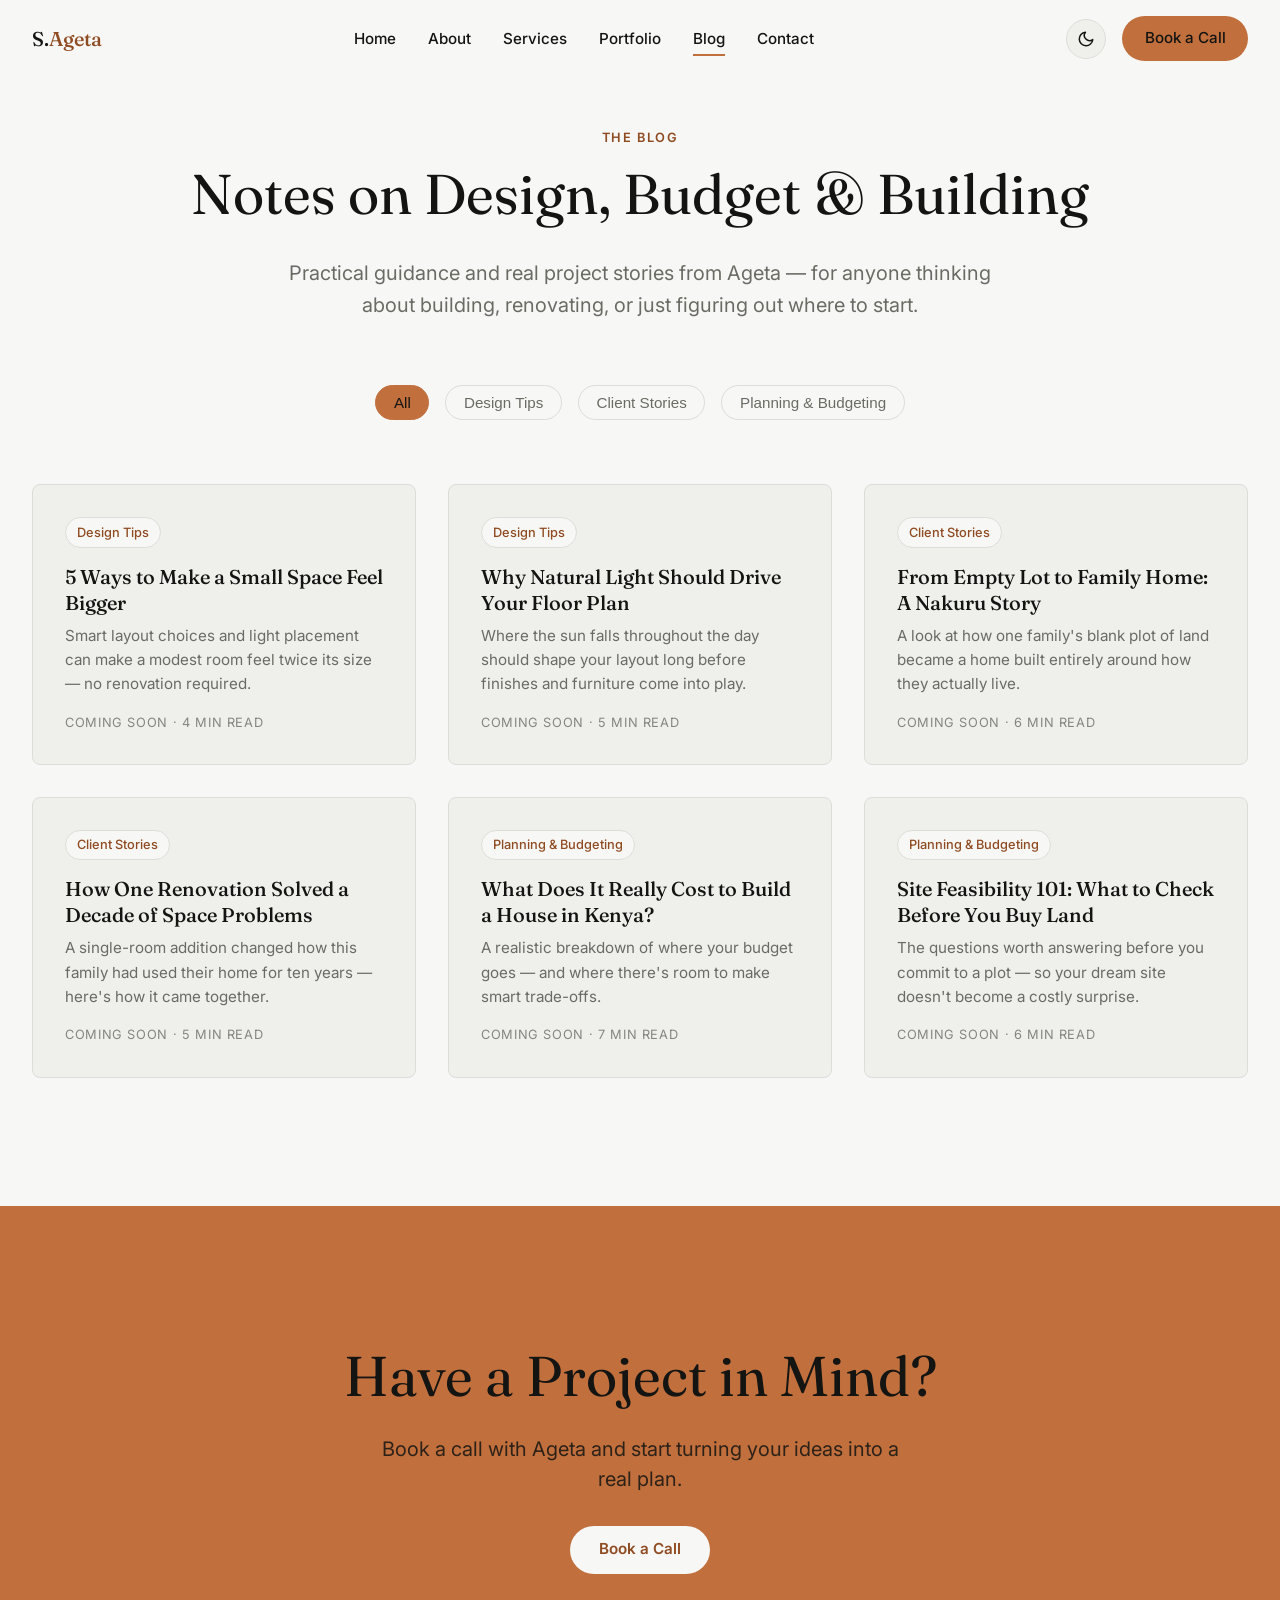
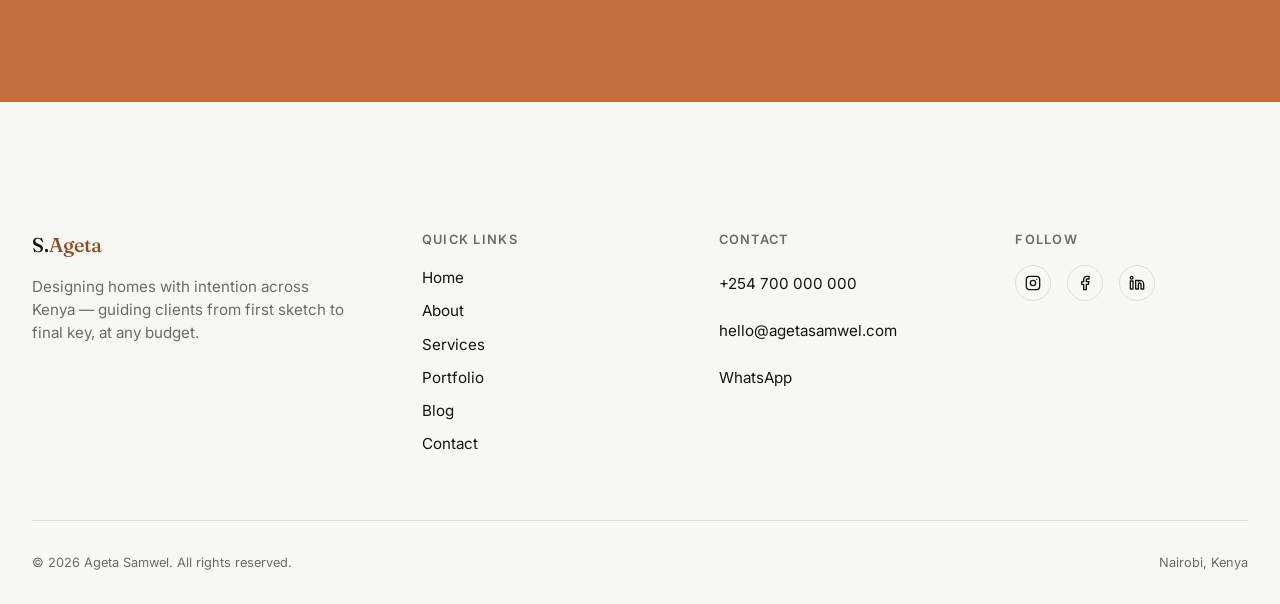
<file: blog.html>
<!DOCTYPE html>
<html lang="en">
<head>
<meta charset="UTF-8" />
<meta name="viewport" content="width=device-width, initial-scale=1.0, viewport-fit=cover" />
<title>Blog — Ageta Samwel, Architect</title>
<meta name="description" content="Design tips, client stories, and planning guidance from Ageta Samwel, a solo architect designing homes across Kenya." />

<!-- Open Graph + Twitter Card: controls how this page looks when
     shared on Instagram/Facebook/WhatsApp/Twitter. og:image points
     to a placeholder filename -- add a real 1200x630px image named
     exactly "og-image.jpg" next to this HTML file once available. -->
<meta property="og:type" content="website" />
<meta property="og:site_name" content="Ageta Samwel — Architect" />
<meta property="og:title" content="Blog — Ageta Samwel, Architect" />
<meta property="og:description" content="Design tips, client stories, and planning guidance from Ageta Samwel, a solo architect designing homes across Kenya." />
<meta property="og:url" content="https://www.agetasamwel.com/blog.html" />
<meta property="og:image" content="https://www.agetasamwel.com/og-image.jpg" />
<meta name="twitter:card" content="summary_large_image" />
<meta name="twitter:title" content="Blog — Ageta Samwel, Architect" />
<meta name="twitter:description" content="Design tips, client stories, and planning guidance from Ageta Samwel, a solo architect designing homes across Kenya." />
<meta name="twitter:image" content="https://www.agetasamwel.com/og-image.jpg" />

<!-- Structured data (Schema.org), identical on every page so
     search engines and social platforms have one consistent source
     of truth about the business. PLACEHOLDER VALUES below (domain,
     phone, email) match the placeholders used elsewhere on the site
     -- replace with real ones once confirmed. Add a "sameAs" array
     with real social media URLs once Ageta's handles are confirmed
     (omitted for now rather than guessed). -->
<script type="application/ld+json">
{
  "@context": "https://schema.org",
  "@type": "ProfessionalService",
  "name": "Ageta Samwel — Architect",
  "url": "https://www.agetasamwel.com/",
  "telephone": "+254700000000",
  "email": "hello@agetasamwel.com",
  "description": "Ageta Samwel is a solo, hands-on architect designing homes across Kenya, guiding clients from first sketch to final key at any budget.",
  "address": {
    "@type": "PostalAddress",
    "addressLocality": "Nairobi",
    "addressCountry": "KE"
  },
  "areaServed": "Kenya",
  "founder": {
    "@type": "Person",
    "name": "Ageta Samwel",
    "jobTitle": "Architect"
  }
}
</script>
<!-- Font loading: preconnect starts the connection early, then
     preload downloads the font CSS in parallel with everything else
     rather than blocking on it. The onload swap applies it once
     ready; <noscript> covers visitors with JavaScript disabled. -->
<link rel="preconnect" href="https://fonts.googleapis.com">
<link rel="preconnect" href="https://fonts.gstatic.com" crossorigin>
<link rel="preload" as="style" href="https://fonts.googleapis.com/css2?family=Fraunces:ital,wght@0,300;0,400;0,500;0,600;1,400;1,500&family=Inter:wght@400;500;600&display=swap" onload="this.onload=null;this.rel='stylesheet'">
<noscript><link rel="stylesheet" href="https://fonts.googleapis.com/css2?family=Fraunces:ital,wght@0,300;0,400;0,500;0,600;1,400;1,500&family=Inter:wght@400;500;600&display=swap"></noscript>

<link rel="stylesheet" href="style.css" />
</head>
<body>

  <header class="site-nav">
    <a href="index.html" class="site-nav__logo">
      <span class="site-nav__logo-mark">S.</span><span class="site-nav__logo-name">Ageta</span>
    </a>

    <ul class="site-nav__links">
      <li><a href="index.html" class="site-nav__link">Home</a></li>
      <li><a href="about.html" class="site-nav__link">About</a></li>
      <li><a href="services.html" class="site-nav__link">Services</a></li>
      <li><a href="portfolio.html" class="site-nav__link">Portfolio</a></li>
      <li><a href="blog.html" class="site-nav__link is-current">Blog</a></li>
      <li><a href="contact.html" class="site-nav__link">Contact</a></li>
    </ul>

    <div class="site-nav__actions">
      <button class="theme-switch" aria-label="Toggle dark mode">
        <svg class="theme-switch__icon--moon" viewBox="0 0 24 24" fill="none" stroke-width="2" stroke-linecap="round" stroke-linejoin="round">
          <path d="M21 12.79A9 9 0 1 1 11.21 3 7 7 0 0 0 21 12.79z"/>
        </svg>
        <svg class="theme-switch__icon--sun" viewBox="0 0 24 24" fill="none" stroke-width="2" stroke-linecap="round" stroke-linejoin="round">
          <circle cx="12" cy="12" r="4"/>
          <path d="M12 2v2M12 20v2M4.93 4.93l1.41 1.41M17.66 17.66l1.41 1.41M2 12h2M20 12h2M6.34 17.66l-1.41 1.41M19.07 4.93l-1.41 1.41"/>
        </svg>
      </button>
      <a href="contact.html" class="btn btn--primary site-nav__cta">Book a Call</a>

      <button class="site-nav__toggle" id="mobile-nav-toggle" aria-label="Open menu" aria-expanded="false">
        <svg class="site-nav__toggle-icon--hamburger" viewBox="0 0 24 24" fill="none" stroke-width="2" stroke-linecap="round" stroke-linejoin="round">
          <path d="M3 6h18M3 12h18M3 18h18" />
        </svg>
        <svg class="site-nav__toggle-icon--close" viewBox="0 0 24 24" fill="none" stroke-width="2" stroke-linecap="round" stroke-linejoin="round">
          <path d="M18 6L6 18M6 6l12 12" />
        </svg>
      </button>
    </div>
  </header>

  <div class="mobile-nav" id="mobile-nav">
    <nav class="mobile-nav__links">
      <a href="index.html" class="mobile-nav__link"><span class="mobile-nav__index">01</span> Home</a>
      <a href="about.html" class="mobile-nav__link"><span class="mobile-nav__index">02</span> About</a>
      <a href="services.html" class="mobile-nav__link"><span class="mobile-nav__index">03</span> Services</a>
      <a href="portfolio.html" class="mobile-nav__link"><span class="mobile-nav__index">04</span> Portfolio</a>
      <a href="blog.html" class="mobile-nav__link"><span class="mobile-nav__index">05</span> Blog</a>
      <a href="contact.html" class="mobile-nav__link"><span class="mobile-nav__index">06</span> Contact</a>
    </nav>
    <div class="mobile-nav__footer">
      <div class="mobile-nav__contact">
        <a href="tel:+254700000000" class="u-link-underline">+254 700 000 000</a>
        <a href="mailto:hello@agetasamwel.com" class="u-link-underline">hello@agetasamwel.com</a>
      </div>
      <div class="mobile-nav__social">
        <a href="#" class="mobile-nav__social-link" aria-label="Instagram">
          <svg viewBox="0 0 24 24" fill="none" stroke-width="2" stroke-linecap="round" stroke-linejoin="round">
            <rect x="2" y="2" width="20" height="20" rx="5" />
            <circle cx="12" cy="12" r="4" />
            <circle cx="17.5" cy="6.5" r="1" fill="currentColor" stroke="none" />
          </svg>
        </a>
        <a href="#" class="mobile-nav__social-link" aria-label="Facebook">
          <svg viewBox="0 0 24 24" fill="none" stroke-width="2" stroke-linecap="round" stroke-linejoin="round">
            <path d="M18 2h-3a5 5 0 0 0-5 5v3H7v4h3v8h4v-8h3l1-4h-4V7a1 1 0 0 1 1-1h3z" />
          </svg>
        </a>
      </div>
      <a href="contact.html" class="btn btn--primary">Book a Call</a>
    </div>
  </div>

  <!-- ===========================================================
       PAGE INTRO
       Uses the shared .page-intro component (see style.css section 5).
       =========================================================== -->
  <section class="page-intro">
    <div class="container u-reveal">
      <p class="page-intro__eyebrow">The Blog</p>
      <h1 class="page-intro__title">Notes on Design, Budget &amp; Building</h1>
      <p class="page-intro__text">
        Practical guidance and real project stories from Ageta —
        for anyone thinking about building, renovating, or just
        figuring out where to start.
      </p>
    </div>
  </section>

  <!-- ===========================================================
       FILTER BAR
       Shared component (see style.css section 13 and main.js
       section 7). Deep-linkable via ?filter= in the URL.
       =========================================================== -->
  <div class="filter-bar u-reveal" role="group" aria-label="Filter articles by category">
    <button class="filter-bar__button" data-filter="all" aria-pressed="true">All</button>
    <button class="filter-bar__button" data-filter="design-tips" aria-pressed="false">Design Tips</button>
    <button class="filter-bar__button" data-filter="client-stories" aria-pressed="false">Client Stories</button>
    <button class="filter-bar__button" data-filter="planning-budgeting" aria-pressed="false">Planning &amp; Budgeting</button>
  </div>

  <!-- ===========================================================
       ARTICLE GRID
       No individual "Read more" links: standalone article pages
       aren't part of the agreed sitemap yet, so these stay honest
       previews rather than dead links to pages that don't exist.
       =========================================================== -->
  <section class="blog">
    <div class="container">
      <div class="u-grid-3" id="filterable-grid">

        <div class="article-card u-tilt u-reveal u-reveal--delay-1" data-category="design-tips">
          <span class="article-card__category">Design Tips</span>
          <h2 class="article-card__title">5 Ways to Make a Small Space Feel Bigger</h2>
          <p class="article-card__excerpt">
            Smart layout choices and light placement can make a
            modest room feel twice its size — no renovation required.
          </p>
          <p class="article-card__meta">Coming Soon · 4 min read</p>
        </div>

        <div class="article-card u-tilt u-reveal u-reveal--delay-2" data-category="design-tips">
          <span class="article-card__category">Design Tips</span>
          <h2 class="article-card__title">Why Natural Light Should Drive Your Floor Plan</h2>
          <p class="article-card__excerpt">
            Where the sun falls throughout the day should shape your
            layout long before finishes and furniture come into play.
          </p>
          <p class="article-card__meta">Coming Soon · 5 min read</p>
        </div>

        <div class="article-card u-tilt u-reveal u-reveal--delay-3" data-category="client-stories">
          <span class="article-card__category">Client Stories</span>
          <h2 class="article-card__title">From Empty Lot to Family Home: A Nakuru Story</h2>
          <p class="article-card__excerpt">
            A look at how one family's blank plot of land became a
            home built entirely around how they actually live.
          </p>
          <p class="article-card__meta">Coming Soon · 6 min read</p>
        </div>

        <div class="article-card u-tilt u-reveal u-reveal--delay-4" data-category="client-stories">
          <span class="article-card__category">Client Stories</span>
          <h2 class="article-card__title">How One Renovation Solved a Decade of Space Problems</h2>
          <p class="article-card__excerpt">
            A single-room addition changed how this family had used
            their home for ten years — here's how it came together.
          </p>
          <p class="article-card__meta">Coming Soon · 5 min read</p>
        </div>

        <div class="article-card u-tilt u-reveal u-reveal--delay-5" data-category="planning-budgeting">
          <span class="article-card__category">Planning &amp; Budgeting</span>
          <h2 class="article-card__title">What Does It Really Cost to Build a House in Kenya?</h2>
          <p class="article-card__excerpt">
            A realistic breakdown of where your budget goes — and
            where there's room to make smart trade-offs.
          </p>
          <p class="article-card__meta">Coming Soon · 7 min read</p>
        </div>

        <div class="article-card u-tilt u-reveal u-reveal--delay-6" data-category="planning-budgeting">
          <span class="article-card__category">Planning &amp; Budgeting</span>
          <h2 class="article-card__title">Site Feasibility 101: What to Check Before You Buy Land</h2>
          <p class="article-card__excerpt">
            The questions worth answering before you commit to a
            plot — so your dream site doesn't become a costly surprise.
          </p>
          <p class="article-card__meta">Coming Soon · 6 min read</p>
        </div>

      </div>
    </div>
  </section>

  <section class="cta-banner">
    <div class="container u-reveal">
      <h2 class="cta-banner__title">Have a Project in Mind?</h2>
      <p class="cta-banner__subtext">
        Book a call with Ageta and start turning your ideas into a
        real plan.
      </p>
      <a href="contact.html" class="btn btn--inverted">Book a Call</a>
    </div>
  </section>

  <footer class="site-footer">
    <div class="container">
      <div class="site-footer__grid">
        <div>
          <a href="index.html" class="site-footer__logo">
            <span class="site-footer__logo-mark">S.</span><span class="site-footer__logo-name">Ageta</span>
          </a>
          <p class="site-footer__tagline">
            Designing homes with intention across Kenya — guiding clients
            from first sketch to final key, at any budget.
          </p>
        </div>
        <div>
          <p class="site-footer__heading">Quick Links</p>
          <ul class="site-footer__links">
            <li><a href="index.html" class="site-footer__link u-link-underline">Home</a></li>
            <li><a href="about.html" class="site-footer__link u-link-underline">About</a></li>
            <li><a href="services.html" class="site-footer__link u-link-underline">Services</a></li>
            <li><a href="portfolio.html" class="site-footer__link u-link-underline">Portfolio</a></li>
            <li><a href="blog.html" class="site-footer__link u-link-underline">Blog</a></li>
            <li><a href="contact.html" class="site-footer__link u-link-underline">Contact</a></li>
          </ul>
        </div>
        <div>
          <p class="site-footer__heading">Contact</p>
          <div class="site-footer__contact">
            <a href="tel:+254700000000" class="u-link-underline">+254 700 000 000</a>
            <a href="mailto:hello@agetasamwel.com" class="u-link-underline">hello@agetasamwel.com</a>
            <a href="https://wa.me/254700000000" class="u-link-underline">WhatsApp</a>
          </div>
        </div>
        <div>
          <p class="site-footer__heading">Follow</p>
          <div class="site-footer__social">
            <a href="#" class="site-footer__social-link" aria-label="Instagram">
              <svg viewBox="0 0 24 24" fill="none" stroke-width="2" stroke-linecap="round" stroke-linejoin="round">
                <rect x="2" y="2" width="20" height="20" rx="5" />
                <circle cx="12" cy="12" r="4" />
                <circle cx="17.5" cy="6.5" r="1" fill="currentColor" stroke="none" />
              </svg>
            </a>
            <a href="#" class="site-footer__social-link" aria-label="Facebook">
              <svg viewBox="0 0 24 24" fill="none" stroke-width="2" stroke-linecap="round" stroke-linejoin="round">
                <path d="M18 2h-3a5 5 0 0 0-5 5v3H7v4h3v8h4v-8h3l1-4h-4V7a1 1 0 0 1 1-1h3z" />
              </svg>
            </a>
            <a href="#" class="site-footer__social-link" aria-label="LinkedIn">
              <svg viewBox="0 0 24 24" fill="none" stroke-width="2" stroke-linecap="round" stroke-linejoin="round">
                <path d="M16 8a6 6 0 0 1 6 6v7h-4v-7a2 2 0 0 0-4 0v7h-4V8h4v1.5A5.98 5.98 0 0 1 16 8z" />
                <rect x="2" y="9" width="4" height="12" />
                <circle cx="4" cy="4" r="2" />
              </svg>
            </a>
          </div>
        </div>
      </div>
      <div class="site-footer__bottom">
        <p>© 2026 Ageta Samwel. All rights reserved.</p>
        <p>Nairobi, Kenya</p>
      </div>
    </div>
  </footer>

  <script src="main.js"></script>
</body>
</html>
</file>
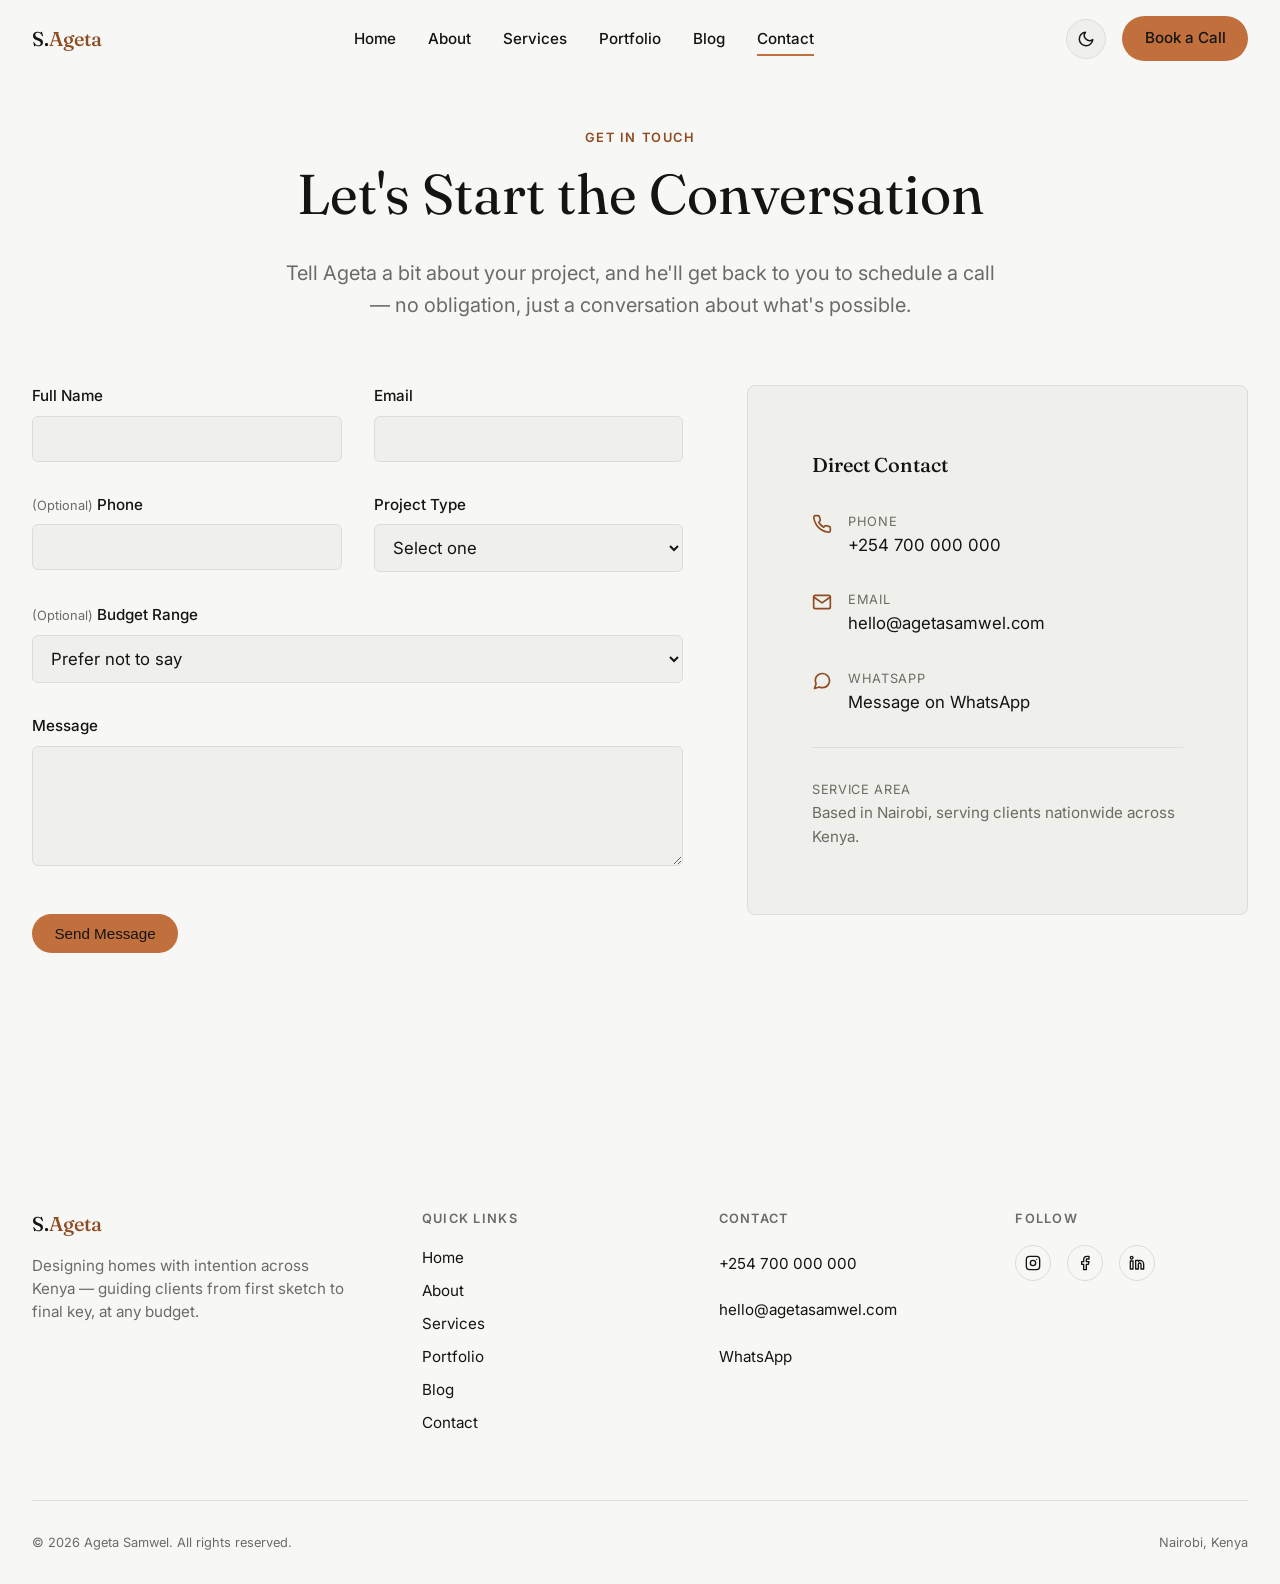
<file: contact.html>
<!DOCTYPE html>
<html lang="en">
<head>
<meta charset="UTF-8" />
<meta name="viewport" content="width=device-width, initial-scale=1.0, viewport-fit=cover" />
<title>Contact — Ageta Samwel, Architect</title>
<meta name="description" content="Get in touch with Ageta Samwel to start your architecture project — custom homes, renovations, consultations, and site planning across Kenya." />

<!-- Open Graph + Twitter Card: controls how this page looks when
     shared on Instagram/Facebook/WhatsApp/Twitter. og:image points
     to a placeholder filename -- add a real 1200x630px image named
     exactly "og-image.jpg" next to this HTML file once available. -->
<meta property="og:type" content="website" />
<meta property="og:site_name" content="Ageta Samwel — Architect" />
<meta property="og:title" content="Contact — Ageta Samwel, Architect" />
<meta property="og:description" content="Get in touch with Ageta Samwel to start your architecture project — custom homes, renovations, consultations, and site planning across Kenya." />
<meta property="og:url" content="https://www.agetasamwel.com/contact.html" />
<meta property="og:image" content="https://www.agetasamwel.com/og-image.jpg" />
<meta name="twitter:card" content="summary_large_image" />
<meta name="twitter:title" content="Contact — Ageta Samwel, Architect" />
<meta name="twitter:description" content="Get in touch with Ageta Samwel to start your architecture project — custom homes, renovations, consultations, and site planning across Kenya." />
<meta name="twitter:image" content="https://www.agetasamwel.com/og-image.jpg" />

<!-- Structured data (Schema.org), identical on every page so
     search engines and social platforms have one consistent source
     of truth about the business. PLACEHOLDER VALUES below (domain,
     phone, email) match the placeholders used elsewhere on the site
     -- replace with real ones once confirmed. Add a "sameAs" array
     with real social media URLs once Ageta's handles are confirmed
     (omitted for now rather than guessed). -->
<script type="application/ld+json">
{
  "@context": "https://schema.org",
  "@type": "ProfessionalService",
  "name": "Ageta Samwel — Architect",
  "url": "https://www.agetasamwel.com/",
  "telephone": "+254700000000",
  "email": "hello@agetasamwel.com",
  "description": "Ageta Samwel is a solo, hands-on architect designing homes across Kenya, guiding clients from first sketch to final key at any budget.",
  "address": {
    "@type": "PostalAddress",
    "addressLocality": "Nairobi",
    "addressCountry": "KE"
  },
  "areaServed": "Kenya",
  "founder": {
    "@type": "Person",
    "name": "Ageta Samwel",
    "jobTitle": "Architect"
  }
}
</script>
<!-- Font loading: preconnect starts the connection early, then
     preload downloads the font CSS in parallel with everything else
     rather than blocking on it. The onload swap applies it once
     ready; <noscript> covers visitors with JavaScript disabled. -->
<link rel="preconnect" href="https://fonts.googleapis.com">
<link rel="preconnect" href="https://fonts.gstatic.com" crossorigin>
<link rel="preload" as="style" href="https://fonts.googleapis.com/css2?family=Fraunces:ital,wght@0,300;0,400;0,500;0,600;1,400;1,500&family=Inter:wght@400;500;600&display=swap" onload="this.onload=null;this.rel='stylesheet'">
<noscript><link rel="stylesheet" href="https://fonts.googleapis.com/css2?family=Fraunces:ital,wght@0,300;0,400;0,500;0,600;1,400;1,500&family=Inter:wght@400;500;600&display=swap"></noscript>

<link rel="stylesheet" href="style.css" />
</head>
<body>

  <header class="site-nav">
    <a href="index.html" class="site-nav__logo">
      <span class="site-nav__logo-mark">S.</span><span class="site-nav__logo-name">Ageta</span>
    </a>

    <ul class="site-nav__links">
      <li><a href="index.html" class="site-nav__link">Home</a></li>
      <li><a href="about.html" class="site-nav__link">About</a></li>
      <li><a href="services.html" class="site-nav__link">Services</a></li>
      <li><a href="portfolio.html" class="site-nav__link">Portfolio</a></li>
      <li><a href="blog.html" class="site-nav__link">Blog</a></li>
      <li><a href="contact.html" class="site-nav__link is-current">Contact</a></li>
    </ul>

    <div class="site-nav__actions">
      <button class="theme-switch" aria-label="Toggle dark mode">
        <svg class="theme-switch__icon--moon" viewBox="0 0 24 24" fill="none" stroke-width="2" stroke-linecap="round" stroke-linejoin="round">
          <path d="M21 12.79A9 9 0 1 1 11.21 3 7 7 0 0 0 21 12.79z"/>
        </svg>
        <svg class="theme-switch__icon--sun" viewBox="0 0 24 24" fill="none" stroke-width="2" stroke-linecap="round" stroke-linejoin="round">
          <circle cx="12" cy="12" r="4"/>
          <path d="M12 2v2M12 20v2M4.93 4.93l1.41 1.41M17.66 17.66l1.41 1.41M2 12h2M20 12h2M6.34 17.66l-1.41 1.41M19.07 4.93l-1.41 1.41"/>
        </svg>
      </button>
      <a href="contact.html" class="btn btn--primary site-nav__cta">Book a Call</a>

      <button class="site-nav__toggle" id="mobile-nav-toggle" aria-label="Open menu" aria-expanded="false">
        <svg class="site-nav__toggle-icon--hamburger" viewBox="0 0 24 24" fill="none" stroke-width="2" stroke-linecap="round" stroke-linejoin="round">
          <path d="M3 6h18M3 12h18M3 18h18" />
        </svg>
        <svg class="site-nav__toggle-icon--close" viewBox="0 0 24 24" fill="none" stroke-width="2" stroke-linecap="round" stroke-linejoin="round">
          <path d="M18 6L6 18M6 6l12 12" />
        </svg>
      </button>
    </div>
  </header>

  <div class="mobile-nav" id="mobile-nav">
    <nav class="mobile-nav__links">
      <a href="index.html" class="mobile-nav__link"><span class="mobile-nav__index">01</span> Home</a>
      <a href="about.html" class="mobile-nav__link"><span class="mobile-nav__index">02</span> About</a>
      <a href="services.html" class="mobile-nav__link"><span class="mobile-nav__index">03</span> Services</a>
      <a href="portfolio.html" class="mobile-nav__link"><span class="mobile-nav__index">04</span> Portfolio</a>
      <a href="blog.html" class="mobile-nav__link"><span class="mobile-nav__index">05</span> Blog</a>
      <a href="contact.html" class="mobile-nav__link"><span class="mobile-nav__index">06</span> Contact</a>
    </nav>
    <div class="mobile-nav__footer">
      <div class="mobile-nav__contact">
        <a href="tel:+254700000000" class="u-link-underline">+254 700 000 000</a>
        <a href="mailto:hello@agetasamwel.com" class="u-link-underline">hello@agetasamwel.com</a>
      </div>
      <div class="mobile-nav__social">
        <a href="#" class="mobile-nav__social-link" aria-label="Instagram">
          <svg viewBox="0 0 24 24" fill="none" stroke-width="2" stroke-linecap="round" stroke-linejoin="round">
            <rect x="2" y="2" width="20" height="20" rx="5" />
            <circle cx="12" cy="12" r="4" />
            <circle cx="17.5" cy="6.5" r="1" fill="currentColor" stroke="none" />
          </svg>
        </a>
        <a href="#" class="mobile-nav__social-link" aria-label="Facebook">
          <svg viewBox="0 0 24 24" fill="none" stroke-width="2" stroke-linecap="round" stroke-linejoin="round">
            <path d="M18 2h-3a5 5 0 0 0-5 5v3H7v4h3v8h4v-8h3l1-4h-4V7a1 1 0 0 1 1-1h3z" />
          </svg>
        </a>
      </div>
      <a href="contact.html" class="btn btn--primary">Book a Call</a>
    </div>
  </div>

  <!-- ===========================================================
       PAGE INTRO
       Uses the shared .page-intro component (see style.css section 5).
       =========================================================== -->
  <section class="page-intro">
    <div class="container u-reveal">
      <p class="page-intro__eyebrow">Get In Touch</p>
      <h1 class="page-intro__title">Let's Start the Conversation</h1>
      <p class="page-intro__text">
        Tell Ageta a bit about your project, and he'll get back to you
        to schedule a call — no obligation, just a conversation about
        what's possible.
      </p>
    </div>
  </section>

  <!-- ===========================================================
       CONTACT: FORM + DIRECT INFO
       No CTA banner on this page — the whole page already IS the
       call to action, so a second one right after the form would
       be redundant.
       =========================================================== -->
  <section class="contact-layout">
    <div class="container contact-layout__grid">

      <!-- Form -->
      <div class="u-reveal">
        <form class="form" id="contact-form" novalidate>

          <div class="form__row">
            <div class="form__group" data-field="name">
              <label class="form__label" for="name">Full Name</label>
              <input class="form__input" type="text" id="name" name="name" required autocomplete="name" aria-describedby="name-error" />
              <span class="form__error" id="name-error" role="alert">Please enter your name.</span>
            </div>
            <div class="form__group" data-field="email">
              <label class="form__label" for="email">Email</label>
              <input class="form__input" type="email" id="email" name="email" required autocomplete="email" aria-describedby="email-error" />
              <span class="form__error" id="email-error" role="alert">Please enter a valid email address.</span>
            </div>
          </div>

          <div class="form__row">
            <div class="form__group" data-field="phone">
              <label class="form__label" for="phone"><span class="form__optional-tag">(Optional)</span> Phone</label>
              <input class="form__input" type="tel" id="phone" name="phone" autocomplete="tel" />
            </div>
            <div class="form__group" data-field="projectType">
              <label class="form__label" for="project-type">Project Type</label>
              <select class="form__select" id="project-type" name="projectType" required aria-describedby="project-type-error">
                <option value="" selected disabled>Select one</option>
                <option value="custom-home">Custom Home Design</option>
                <option value="renovation">Renovation &amp; Addition</option>
                <option value="consultation">Design Consultation</option>
                <option value="site-planning">Site Planning &amp; Feasibility</option>
                <option value="not-sure">Not Sure Yet</option>
              </select>
              <span class="form__error" id="project-type-error" role="alert">Please select a project type.</span>
            </div>
          </div>

          <div class="form__group" data-field="budget">
            <label class="form__label" for="budget"><span class="form__optional-tag">(Optional)</span> Budget Range</label>
            <select class="form__select" id="budget" name="budget">
              <option value="" selected>Prefer not to say</option>
              <option value="under-2m">Under KSh 2M</option>
              <option value="2m-5m">KSh 2M – 5M</option>
              <option value="5m-10m">KSh 5M – 10M</option>
              <option value="10m-plus">KSh 10M+</option>
            </select>
          </div>

          <div class="form__group" data-field="message">
            <label class="form__label" for="message">Message</label>
            <textarea class="form__textarea" id="message" name="message" required aria-describedby="message-error"></textarea>
            <span class="form__error" id="message-error" role="alert">Please tell Ageta a bit about your project.</span>
          </div>

          <button type="submit" class="btn btn--primary form__submit">Send Message</button>
        </form>

        <!-- Success state: shown after a valid submission, replacing
             the form above so there's no dead silence for the visitor.

             IMPORTANT (dev note, not visitor-facing): this currently
             simulates success client-side only — no message is
             actually sent anywhere yet. Before launch, wire this form
             up to a real backend (e.g. a serverless function,
             Formspree, or an email service) so submissions actually
             reach Ageta. -->
        <div class="form-success" id="form-success">
          <svg class="form-success__icon" viewBox="0 0 24 24" fill="none" stroke-width="2" stroke-linecap="round" stroke-linejoin="round">
            <circle cx="12" cy="12" r="10" />
            <path d="M8 12l3 3 5-6" />
          </svg>
          <h2 class="form-success__title">Message Sent</h2>
          <p class="form-success__text">
            Thanks for reaching out — Ageta will get back to you shortly
            to schedule a call.
          </p>
        </div>
      </div>

      <!-- Direct info panel -->
      <div class="contact-info u-reveal u-reveal--delay-1">
        <h2 class="contact-info__heading">Direct Contact</h2>

        <div class="contact-info__row">
          <svg class="contact-info__row-icon" viewBox="0 0 24 24" fill="none" stroke-width="2" stroke-linecap="round" stroke-linejoin="round">
            <path d="M22 16.92v3a2 2 0 0 1-2.18 2 19.79 19.79 0 0 1-8.63-3.07 19.5 19.5 0 0 1-6-6 19.79 19.79 0 0 1-3.07-8.67A2 2 0 0 1 4.11 2h3a2 2 0 0 1 2 1.72c.127.96.361 1.903.7 2.81a2 2 0 0 1-.45 2.11L8.09 9.91a16 16 0 0 0 6 6l1.27-1.27a2 2 0 0 1 2.11-.45c.907.339 1.85.573 2.81.7A2 2 0 0 1 22 16.92z" />
          </svg>
          <div>
            <p class="contact-info__row-label">Phone</p>
            <a href="tel:+254700000000" class="u-link-underline">+254 700 000 000</a>
          </div>
        </div>

        <div class="contact-info__row">
          <svg class="contact-info__row-icon" viewBox="0 0 24 24" fill="none" stroke-width="2" stroke-linecap="round" stroke-linejoin="round">
            <path d="M22 6l-10 7L2 6" />
            <rect x="2" y="4" width="20" height="16" rx="2" />
          </svg>
          <div>
            <p class="contact-info__row-label">Email</p>
            <a href="mailto:hello@agetasamwel.com" class="u-link-underline">hello@agetasamwel.com</a>
          </div>
        </div>

        <div class="contact-info__row">
          <svg class="contact-info__row-icon" viewBox="0 0 24 24" fill="none" stroke-width="2" stroke-linecap="round" stroke-linejoin="round">
            <path d="M21 11.5a8.38 8.38 0 0 1-.9 3.8 8.5 8.5 0 0 1-7.6 4.7 8.38 8.38 0 0 1-3.8-.9L3 21l1.9-5.7a8.38 8.38 0 0 1-.9-3.8 8.5 8.5 0 0 1 4.7-7.6 8.38 8.38 0 0 1 3.8-.9h.5a8.48 8.48 0 0 1 8 8v.5z" />
          </svg>
          <div>
            <p class="contact-info__row-label">WhatsApp</p>
            <a href="https://wa.me/254700000000" class="u-link-underline">Message on WhatsApp</a>
          </div>
        </div>

        <hr class="contact-info__divider" />

        <p class="contact-info__row-label">Service Area</p>
        <p class="contact-info__service-area">
          Based in Nairobi, serving clients nationwide across Kenya.
        </p>
      </div>

    </div>
  </section>

  <footer class="site-footer">
    <div class="container">
      <div class="site-footer__grid">
        <div>
          <a href="index.html" class="site-footer__logo">
            <span class="site-footer__logo-mark">S.</span><span class="site-footer__logo-name">Ageta</span>
          </a>
          <p class="site-footer__tagline">
            Designing homes with intention across Kenya — guiding clients
            from first sketch to final key, at any budget.
          </p>
        </div>
        <div>
          <p class="site-footer__heading">Quick Links</p>
          <ul class="site-footer__links">
            <li><a href="index.html" class="site-footer__link u-link-underline">Home</a></li>
            <li><a href="about.html" class="site-footer__link u-link-underline">About</a></li>
            <li><a href="services.html" class="site-footer__link u-link-underline">Services</a></li>
            <li><a href="portfolio.html" class="site-footer__link u-link-underline">Portfolio</a></li>
            <li><a href="blog.html" class="site-footer__link u-link-underline">Blog</a></li>
            <li><a href="contact.html" class="site-footer__link u-link-underline">Contact</a></li>
          </ul>
        </div>
        <div>
          <p class="site-footer__heading">Contact</p>
          <div class="site-footer__contact">
            <a href="tel:+254700000000" class="u-link-underline">+254 700 000 000</a>
            <a href="mailto:hello@agetasamwel.com" class="u-link-underline">hello@agetasamwel.com</a>
            <a href="https://wa.me/254700000000" class="u-link-underline">WhatsApp</a>
          </div>
        </div>
        <div>
          <p class="site-footer__heading">Follow</p>
          <div class="site-footer__social">
            <a href="#" class="site-footer__social-link" aria-label="Instagram">
              <svg viewBox="0 0 24 24" fill="none" stroke-width="2" stroke-linecap="round" stroke-linejoin="round">
                <rect x="2" y="2" width="20" height="20" rx="5" />
                <circle cx="12" cy="12" r="4" />
                <circle cx="17.5" cy="6.5" r="1" fill="currentColor" stroke="none" />
              </svg>
            </a>
            <a href="#" class="site-footer__social-link" aria-label="Facebook">
              <svg viewBox="0 0 24 24" fill="none" stroke-width="2" stroke-linecap="round" stroke-linejoin="round">
                <path d="M18 2h-3a5 5 0 0 0-5 5v3H7v4h3v8h4v-8h3l1-4h-4V7a1 1 0 0 1 1-1h3z" />
              </svg>
            </a>
            <a href="#" class="site-footer__social-link" aria-label="LinkedIn">
              <svg viewBox="0 0 24 24" fill="none" stroke-width="2" stroke-linecap="round" stroke-linejoin="round">
                <path d="M16 8a6 6 0 0 1 6 6v7h-4v-7a2 2 0 0 0-4 0v7h-4V8h4v1.5A5.98 5.98 0 0 1 16 8z" />
                <rect x="2" y="9" width="4" height="12" />
                <circle cx="4" cy="4" r="2" />
              </svg>
            </a>
          </div>
        </div>
      </div>
      <div class="site-footer__bottom">
        <p>© 2026 Ageta Samwel. All rights reserved.</p>
        <p>Nairobi, Kenya</p>
      </div>
    </div>
  </footer>

  <script src="main.js"></script>
</body>
</html>
</file>
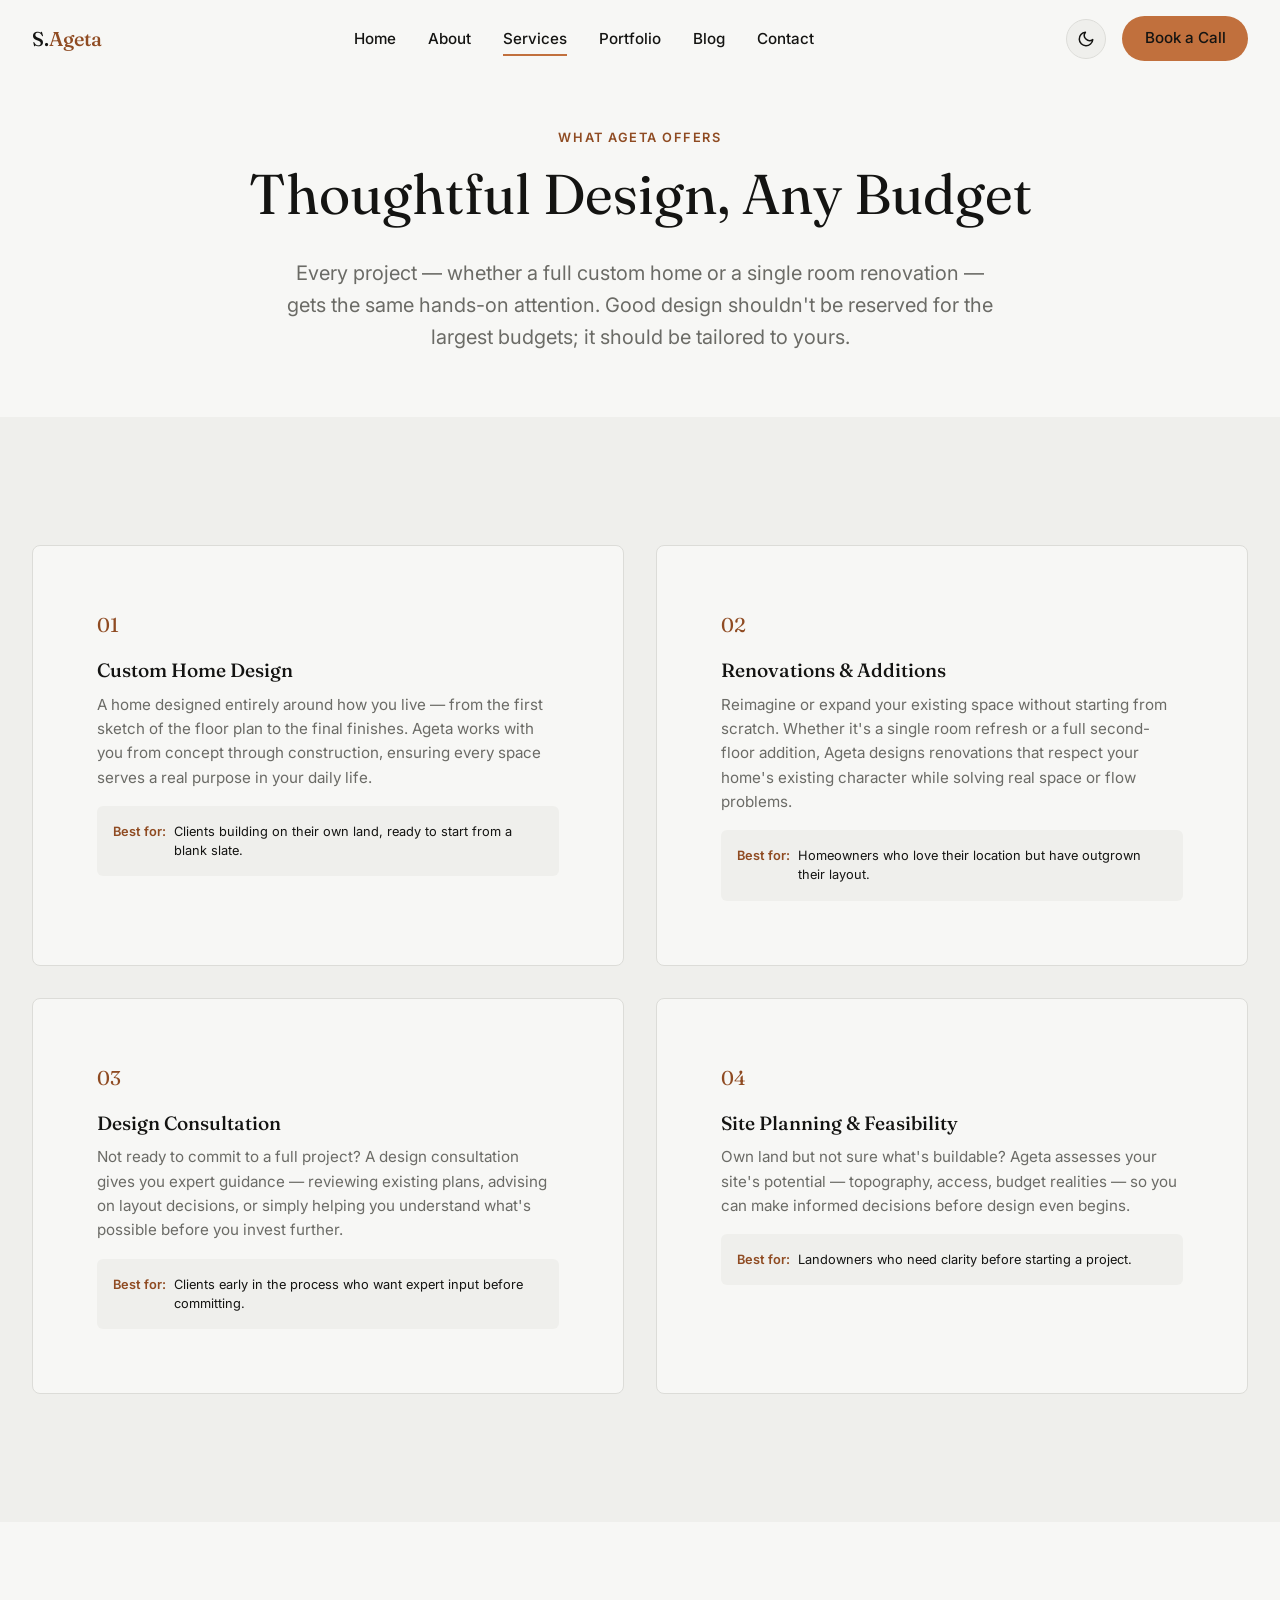
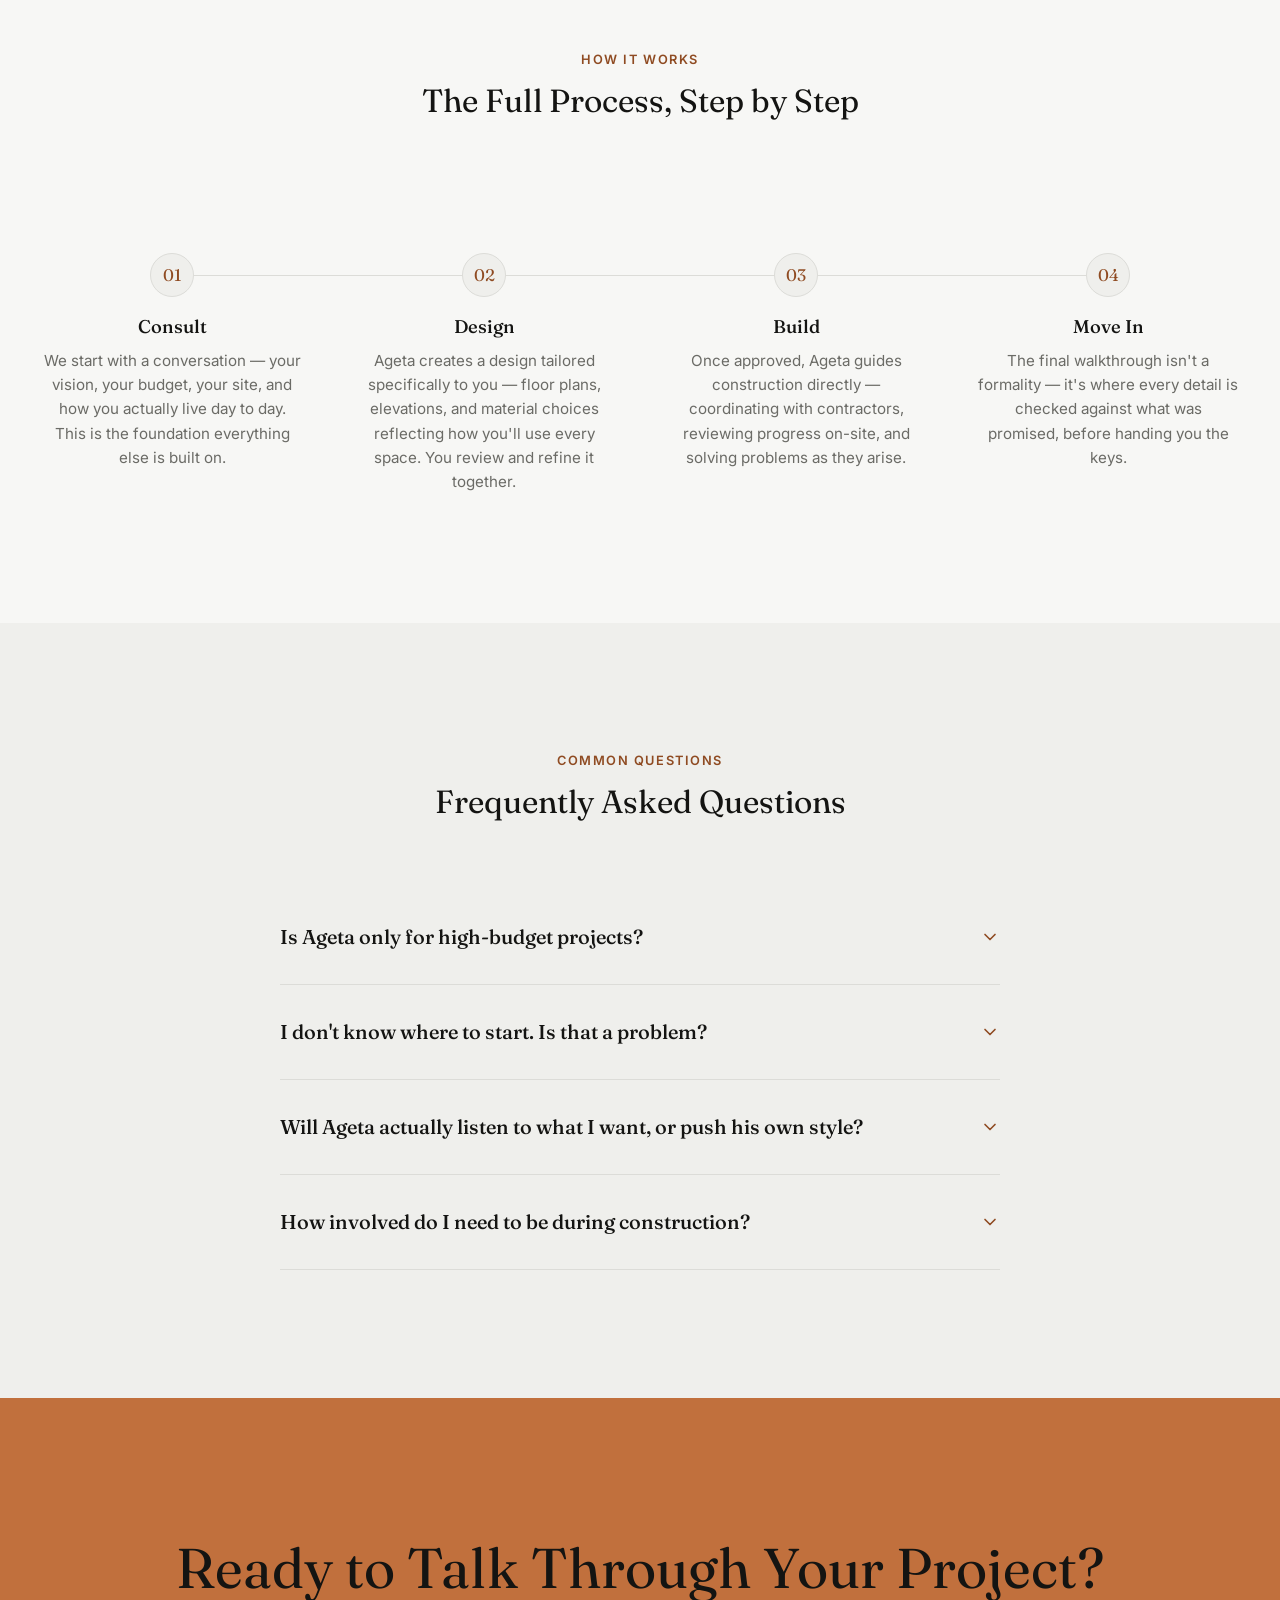
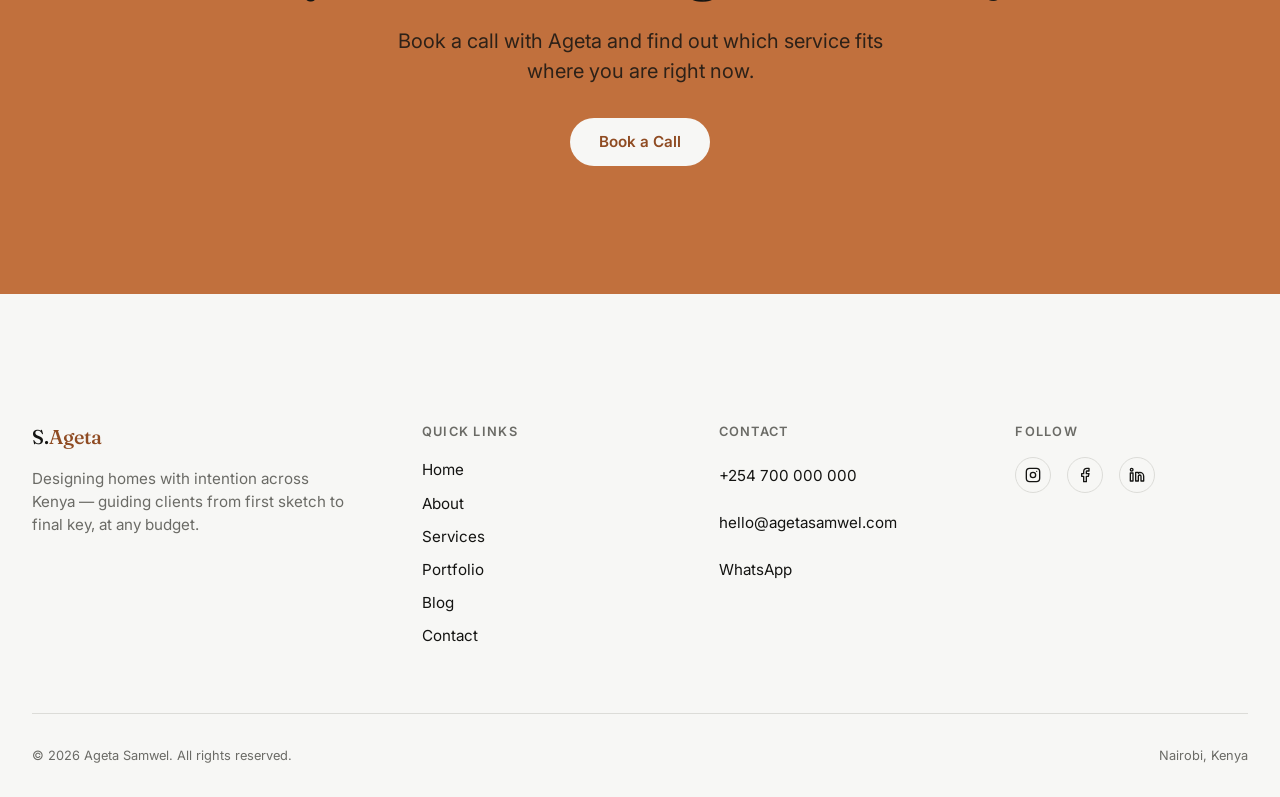
<file: services.html>
<!DOCTYPE html>
<html lang="en">
<head>
<meta charset="UTF-8" />
<meta name="viewport" content="width=device-width, initial-scale=1.0, viewport-fit=cover" />
<title>Services — Ageta Samwel, Architect</title>
<meta name="description" content="Custom home design, renovations, design consultation, and site feasibility — Ageta Samwel's architecture services across Kenya, tailored to any budget." />

<!-- Open Graph + Twitter Card: controls how this page looks when
     shared on Instagram/Facebook/WhatsApp/Twitter. og:image points
     to a placeholder filename -- add a real 1200x630px image named
     exactly "og-image.jpg" next to this HTML file once available. -->
<meta property="og:type" content="website" />
<meta property="og:site_name" content="Ageta Samwel — Architect" />
<meta property="og:title" content="Services — Ageta Samwel, Architect" />
<meta property="og:description" content="Custom home design, renovations, design consultation, and site feasibility — Ageta Samwel's architecture services across Kenya, tailored to any budget." />
<meta property="og:url" content="https://www.agetasamwel.com/services.html" />
<meta property="og:image" content="https://www.agetasamwel.com/og-image.jpg" />
<meta name="twitter:card" content="summary_large_image" />
<meta name="twitter:title" content="Services — Ageta Samwel, Architect" />
<meta name="twitter:description" content="Custom home design, renovations, design consultation, and site feasibility — Ageta Samwel's architecture services across Kenya, tailored to any budget." />
<meta name="twitter:image" content="https://www.agetasamwel.com/og-image.jpg" />

<!-- Structured data (Schema.org), identical on every page so
     search engines and social platforms have one consistent source
     of truth about the business. PLACEHOLDER VALUES below (domain,
     phone, email) match the placeholders used elsewhere on the site
     -- replace with real ones once confirmed. Add a "sameAs" array
     with real social media URLs once Ageta's handles are confirmed
     (omitted for now rather than guessed). -->
<script type="application/ld+json">
{
  "@context": "https://schema.org",
  "@type": "ProfessionalService",
  "name": "Ageta Samwel — Architect",
  "url": "https://www.agetasamwel.com/",
  "telephone": "+254700000000",
  "email": "hello@agetasamwel.com",
  "description": "Ageta Samwel is a solo, hands-on architect designing homes across Kenya, guiding clients from first sketch to final key at any budget.",
  "address": {
    "@type": "PostalAddress",
    "addressLocality": "Nairobi",
    "addressCountry": "KE"
  },
  "areaServed": "Kenya",
  "founder": {
    "@type": "Person",
    "name": "Ageta Samwel",
    "jobTitle": "Architect"
  }
}
</script>
<!-- Font loading: preconnect starts the connection early, then
     preload downloads the font CSS in parallel with everything else
     rather than blocking on it. The onload swap applies it once
     ready; <noscript> covers visitors with JavaScript disabled. -->
<link rel="preconnect" href="https://fonts.googleapis.com">
<link rel="preconnect" href="https://fonts.gstatic.com" crossorigin>
<link rel="preload" as="style" href="https://fonts.googleapis.com/css2?family=Fraunces:ital,wght@0,300;0,400;0,500;0,600;1,400;1,500&family=Inter:wght@400;500;600&display=swap" onload="this.onload=null;this.rel='stylesheet'">
<noscript><link rel="stylesheet" href="https://fonts.googleapis.com/css2?family=Fraunces:ital,wght@0,300;0,400;0,500;0,600;1,400;1,500&family=Inter:wght@400;500;600&display=swap"></noscript>

<link rel="stylesheet" href="style.css" />
</head>
<body>

  <header class="site-nav">
    <a href="index.html" class="site-nav__logo">
      <span class="site-nav__logo-mark">S.</span><span class="site-nav__logo-name">Ageta</span>
    </a>

    <ul class="site-nav__links">
      <li><a href="index.html" class="site-nav__link">Home</a></li>
      <li><a href="about.html" class="site-nav__link">About</a></li>
      <li><a href="services.html" class="site-nav__link is-current">Services</a></li>
      <li><a href="portfolio.html" class="site-nav__link">Portfolio</a></li>
      <li><a href="blog.html" class="site-nav__link">Blog</a></li>
      <li><a href="contact.html" class="site-nav__link">Contact</a></li>
    </ul>

    <div class="site-nav__actions">
      <button class="theme-switch" aria-label="Toggle dark mode">
        <svg class="theme-switch__icon--moon" viewBox="0 0 24 24" fill="none" stroke-width="2" stroke-linecap="round" stroke-linejoin="round">
          <path d="M21 12.79A9 9 0 1 1 11.21 3 7 7 0 0 0 21 12.79z"/>
        </svg>
        <svg class="theme-switch__icon--sun" viewBox="0 0 24 24" fill="none" stroke-width="2" stroke-linecap="round" stroke-linejoin="round">
          <circle cx="12" cy="12" r="4"/>
          <path d="M12 2v2M12 20v2M4.93 4.93l1.41 1.41M17.66 17.66l1.41 1.41M2 12h2M20 12h2M6.34 17.66l-1.41 1.41M19.07 4.93l-1.41 1.41"/>
        </svg>
      </button>
      <a href="contact.html" class="btn btn--primary site-nav__cta">Book a Call</a>

      <button class="site-nav__toggle" id="mobile-nav-toggle" aria-label="Open menu" aria-expanded="false">
        <svg class="site-nav__toggle-icon--hamburger" viewBox="0 0 24 24" fill="none" stroke-width="2" stroke-linecap="round" stroke-linejoin="round">
          <path d="M3 6h18M3 12h18M3 18h18" />
        </svg>
        <svg class="site-nav__toggle-icon--close" viewBox="0 0 24 24" fill="none" stroke-width="2" stroke-linecap="round" stroke-linejoin="round">
          <path d="M18 6L6 18M6 6l12 12" />
        </svg>
      </button>
    </div>
  </header>

  <div class="mobile-nav" id="mobile-nav">
    <nav class="mobile-nav__links">
      <a href="index.html" class="mobile-nav__link"><span class="mobile-nav__index">01</span> Home</a>
      <a href="about.html" class="mobile-nav__link"><span class="mobile-nav__index">02</span> About</a>
      <a href="services.html" class="mobile-nav__link"><span class="mobile-nav__index">03</span> Services</a>
      <a href="portfolio.html" class="mobile-nav__link"><span class="mobile-nav__index">04</span> Portfolio</a>
      <a href="blog.html" class="mobile-nav__link"><span class="mobile-nav__index">05</span> Blog</a>
      <a href="contact.html" class="mobile-nav__link"><span class="mobile-nav__index">06</span> Contact</a>
    </nav>
    <div class="mobile-nav__footer">
      <div class="mobile-nav__contact">
        <a href="tel:+254700000000" class="u-link-underline">+254 700 000 000</a>
        <a href="mailto:hello@agetasamwel.com" class="u-link-underline">hello@agetasamwel.com</a>
      </div>
      <div class="mobile-nav__social">
        <a href="#" class="mobile-nav__social-link" aria-label="Instagram">
          <svg viewBox="0 0 24 24" fill="none" stroke-width="2" stroke-linecap="round" stroke-linejoin="round">
            <rect x="2" y="2" width="20" height="20" rx="5" />
            <circle cx="12" cy="12" r="4" />
            <circle cx="17.5" cy="6.5" r="1" fill="currentColor" stroke="none" />
          </svg>
        </a>
        <a href="#" class="mobile-nav__social-link" aria-label="Facebook">
          <svg viewBox="0 0 24 24" fill="none" stroke-width="2" stroke-linecap="round" stroke-linejoin="round">
            <path d="M18 2h-3a5 5 0 0 0-5 5v3H7v4h3v8h4v-8h3l1-4h-4V7a1 1 0 0 1 1-1h3z" />
          </svg>
        </a>
      </div>
      <a href="contact.html" class="btn btn--primary">Book a Call</a>
    </div>
  </div>

  <!-- ===========================================================
       PAGE INTRO
       Uses the shared .page-intro component (see style.css section 5).
       =========================================================== -->
  <section class="page-intro">
    <div class="container u-reveal">
      <p class="page-intro__eyebrow">What Ageta Offers</p>
      <h1 class="page-intro__title">Thoughtful Design, Any Budget</h1>
      <p class="page-intro__text">
        Every project — whether a full custom home or a single room
        renovation — gets the same hands-on attention. Good design
        shouldn't be reserved for the largest budgets; it should be
        tailored to yours.
      </p>
    </div>
  </section>

  <!-- ===========================================================
       SERVICE CARDS (expanded)
       Reuses the shared .service-card component from Home, with a
       scoped padding override for this page's longer content
       (see style.css section 18).
       =========================================================== -->
  <section class="service-cards">
    <div class="container">
      <div class="service-cards__grid">

        <div class="service-card u-tilt u-reveal u-reveal--delay-1">
          <p class="service-card__number">01</p>
          <h2 class="service-card__title">Custom Home Design</h2>
          <p class="service-card__desc">
            A home designed entirely around how you live — from the
            first sketch of the floor plan to the final finishes.
            Ageta works with you from concept through construction,
            ensuring every space serves a real purpose in your daily
            life.
          </p>
          <div class="service-card__best-for">
            <span class="service-card__best-for-label">Best for:</span>
            <span>Clients building on their own land, ready to start from a blank slate.</span>
          </div>
        </div>

        <div class="service-card u-tilt u-reveal u-reveal--delay-2">
          <p class="service-card__number">02</p>
          <h2 class="service-card__title">Renovations &amp; Additions</h2>
          <p class="service-card__desc">
            Reimagine or expand your existing space without starting
            from scratch. Whether it's a single room refresh or a full
            second-floor addition, Ageta designs renovations that
            respect your home's existing character while solving real
            space or flow problems.
          </p>
          <div class="service-card__best-for">
            <span class="service-card__best-for-label">Best for:</span>
            <span>Homeowners who love their location but have outgrown their layout.</span>
          </div>
        </div>

        <div class="service-card u-tilt u-reveal u-reveal--delay-1">
          <p class="service-card__number">03</p>
          <h2 class="service-card__title">Design Consultation</h2>
          <p class="service-card__desc">
            Not ready to commit to a full project? A design consultation
            gives you expert guidance — reviewing existing plans,
            advising on layout decisions, or simply helping you
            understand what's possible before you invest further.
          </p>
          <div class="service-card__best-for">
            <span class="service-card__best-for-label">Best for:</span>
            <span>Clients early in the process who want expert input before committing.</span>
          </div>
        </div>

        <div class="service-card u-tilt u-reveal u-reveal--delay-2">
          <p class="service-card__number">04</p>
          <h2 class="service-card__title">Site Planning &amp; Feasibility</h2>
          <p class="service-card__desc">
            Own land but not sure what's buildable? Ageta assesses
            your site's potential — topography, access, budget
            realities — so you can make informed decisions before
            design even begins.
          </p>
          <div class="service-card__best-for">
            <span class="service-card__best-for-label">Best for:</span>
            <span>Landowners who need clarity before starting a project.</span>
          </div>
        </div>

      </div>
    </div>
  </section>

  <!-- ===========================================================
       FULL PROCESS
       Uses the shared .timeline component (see style.css section 10).
       =========================================================== -->
  <section class="process-full">
    <div class="container">

      <div class="process-full__header section-header--center u-reveal">
        <p class="section-header__eyebrow">How It Works</p>
        <h2 class="section-header__title">The Full Process, Step by Step</h2>
      </div>

      <div class="timeline__grid">
        <div class="timeline__step u-reveal u-reveal--delay-1">
          <div class="timeline__step-number">01</div>
          <h3 class="timeline__step-title">Consult</h3>
          <p class="timeline__step-desc">
            We start with a conversation — your vision, your budget,
            your site, and how you actually live day to day. This is
            the foundation everything else is built on.
          </p>
        </div>
        <div class="timeline__step u-reveal u-reveal--delay-2">
          <div class="timeline__step-number">02</div>
          <h3 class="timeline__step-title">Design</h3>
          <p class="timeline__step-desc">
            Ageta creates a design tailored specifically to you —
            floor plans, elevations, and material choices reflecting
            how you'll use every space. You review and refine it
            together.
          </p>
        </div>
        <div class="timeline__step u-reveal u-reveal--delay-3">
          <div class="timeline__step-number">03</div>
          <h3 class="timeline__step-title">Build</h3>
          <p class="timeline__step-desc">
            Once approved, Ageta guides construction directly —
            coordinating with contractors, reviewing progress on-site,
            and solving problems as they arise.
          </p>
        </div>
        <div class="timeline__step u-reveal u-reveal--delay-4">
          <div class="timeline__step-number">04</div>
          <h3 class="timeline__step-title">Move In</h3>
          <p class="timeline__step-desc">
            The final walkthrough isn't a formality — it's where every
            detail is checked against what was promised, before handing
            you the keys.
          </p>
        </div>
      </div>

    </div>
  </section>

  <!-- ===========================================================
       FAQ ACCORDION
       Native <details>/<summary> — keyboard and screen-reader
       accessible by default, with only the chevron rotation driven
       by CSS (see style.css section 18).
       =========================================================== -->
  <section class="faq">
    <div class="container">

      <div class="faq__header section-header--center u-reveal">
        <p class="section-header__eyebrow">Common Questions</p>
        <h2 class="section-header__title">Frequently Asked Questions</h2>
      </div>

      <div class="faq__list u-reveal">

        <details class="faq-item">
          <summary class="faq-item__question">
            Is Ageta only for high-budget projects?
            <svg class="faq-item__chevron" viewBox="0 0 24 24" fill="none" stroke-width="2" stroke-linecap="round" stroke-linejoin="round">
              <path d="M6 9l6 6 6-6" />
            </svg>
          </summary>
          <p class="faq-item__answer">
            Not at all. Every project — regardless of size or budget —
            gets the same hands-on attention and design care. Ageta
            works with you to find the best possible outcome within
            your specific budget.
          </p>
        </details>

        <details class="faq-item">
          <summary class="faq-item__question">
            I don't know where to start. Is that a problem?
            <svg class="faq-item__chevron" viewBox="0 0 24 24" fill="none" stroke-width="2" stroke-linecap="round" stroke-linejoin="round">
              <path d="M6 9l6 6 6-6" />
            </svg>
          </summary>
          <p class="faq-item__answer">
            Not at all — most clients start exactly there. The first
            consultation is designed to help you figure out what's
            possible, what you actually need, and how to move forward,
            even if you're starting with more questions than answers.
          </p>
        </details>

        <details class="faq-item">
          <summary class="faq-item__question">
            Will Ageta actually listen to what I want, or push his own style?
            <svg class="faq-item__chevron" viewBox="0 0 24 24" fill="none" stroke-width="2" stroke-linecap="round" stroke-linejoin="round">
              <path d="M6 9l6 6 6-6" />
            </svg>
          </summary>
          <p class="faq-item__answer">
            Your home should reflect how you live, not a signature
            style imposed on every project. Ageta's process starts
            with listening — your input shapes the design from the
            very first sketch.
          </p>
        </details>

        <details class="faq-item">
          <summary class="faq-item__question">
            How involved do I need to be during construction?
            <svg class="faq-item__chevron" viewBox="0 0 24 24" fill="none" stroke-width="2" stroke-linecap="round" stroke-linejoin="round">
              <path d="M6 9l6 6 6-6" />
            </svg>
          </summary>
          <p class="faq-item__answer">
            As involved as you'd like to be. Ageta manages day-to-day
            coordination and problem-solving on site, keeping you
            updated at key milestones — so you're informed without
            needing to manage contractors yourself.
          </p>
        </details>

      </div>

    </div>
  </section>

  <section class="cta-banner">
    <div class="container u-reveal">
      <h2 class="cta-banner__title">Ready to Talk Through Your Project?</h2>
      <p class="cta-banner__subtext">
        Book a call with Ageta and find out which service fits where
        you are right now.
      </p>
      <a href="contact.html" class="btn btn--inverted">Book a Call</a>
    </div>
  </section>

  <footer class="site-footer">
    <div class="container">
      <div class="site-footer__grid">
        <div>
          <a href="index.html" class="site-footer__logo">
            <span class="site-footer__logo-mark">S.</span><span class="site-footer__logo-name">Ageta</span>
          </a>
          <p class="site-footer__tagline">
            Designing homes with intention across Kenya — guiding clients
            from first sketch to final key, at any budget.
          </p>
        </div>
        <div>
          <p class="site-footer__heading">Quick Links</p>
          <ul class="site-footer__links">
            <li><a href="index.html" class="site-footer__link u-link-underline">Home</a></li>
            <li><a href="about.html" class="site-footer__link u-link-underline">About</a></li>
            <li><a href="services.html" class="site-footer__link u-link-underline">Services</a></li>
            <li><a href="portfolio.html" class="site-footer__link u-link-underline">Portfolio</a></li>
            <li><a href="blog.html" class="site-footer__link u-link-underline">Blog</a></li>
            <li><a href="contact.html" class="site-footer__link u-link-underline">Contact</a></li>
          </ul>
        </div>
        <div>
          <p class="site-footer__heading">Contact</p>
          <div class="site-footer__contact">
            <a href="tel:+254700000000" class="u-link-underline">+254 700 000 000</a>
            <a href="mailto:hello@agetasamwel.com" class="u-link-underline">hello@agetasamwel.com</a>
            <a href="https://wa.me/254700000000" class="u-link-underline">WhatsApp</a>
          </div>
        </div>
        <div>
          <p class="site-footer__heading">Follow</p>
          <div class="site-footer__social">
            <a href="#" class="site-footer__social-link" aria-label="Instagram">
              <svg viewBox="0 0 24 24" fill="none" stroke-width="2" stroke-linecap="round" stroke-linejoin="round">
                <rect x="2" y="2" width="20" height="20" rx="5" />
                <circle cx="12" cy="12" r="4" />
                <circle cx="17.5" cy="6.5" r="1" fill="currentColor" stroke="none" />
              </svg>
            </a>
            <a href="#" class="site-footer__social-link" aria-label="Facebook">
              <svg viewBox="0 0 24 24" fill="none" stroke-width="2" stroke-linecap="round" stroke-linejoin="round">
                <path d="M18 2h-3a5 5 0 0 0-5 5v3H7v4h3v8h4v-8h3l1-4h-4V7a1 1 0 0 1 1-1h3z" />
              </svg>
            </a>
            <a href="#" class="site-footer__social-link" aria-label="LinkedIn">
              <svg viewBox="0 0 24 24" fill="none" stroke-width="2" stroke-linecap="round" stroke-linejoin="round">
                <path d="M16 8a6 6 0 0 1 6 6v7h-4v-7a2 2 0 0 0-4 0v7h-4V8h4v1.5A5.98 5.98 0 0 1 16 8z" />
                <rect x="2" y="9" width="4" height="12" />
                <circle cx="4" cy="4" r="2" />
              </svg>
            </a>
          </div>
        </div>
      </div>
      <div class="site-footer__bottom">
        <p>© 2026 Ageta Samwel. All rights reserved.</p>
        <p>Nairobi, Kenya</p>
      </div>
    </div>
  </footer>

  <script src="main.js"></script>
</body>
</html>
</file>
<file: style.css>
/* =================================================================
   AGETA SAMWEL — ARCHITECT
   MASTER STYLESHEET

   Every style rule for the entire site lives in this one file.
   No page uses inline or internal CSS — each HTML file only links
   to this stylesheet.

   NAMING CONVENTIONS
   - Components use BEM: .block, .block__element, .block--modifier
   - Utility classes (behavior, not appearance-per-se) are prefixed
     "u-", e.g. .u-reveal, .u-tilt
   - JS-driven state classes are prefixed "is-" or "has-",
     e.g. .is-open, .is-current, .has-error

   TABLE OF CONTENTS
   1.  Fonts
   2.  Design Tokens
   3.  Reset & Base Styles
   4.  Utilities (reveal, underline, tilt-hover)
   5.  Layout Primitives (container, section-header, page-intro)
   6.  Site Navigation
   7.  Mobile Navigation
   8.  Theme Switch
   9.  Buttons
   10. Timeline (shared: Home Process, Services Process, About Story)
   11. Card Components (value, service, testimonial, project, article)
   12. Stat Counter
   13. Filter Bar (Portfolio + Blog)
   14. CTA Banner
   15. Site Footer
   16. Page: Home
   17. Page: About
   18. Page: Services
   19. Page: Portfolio
   20. Page: Blog
   21. Page: Contact
   22. Page: 404
   ================================================================= */


/* =================================================================
   1. FONTS
   Fraunces = display/heading font (characterful serif)
   Inter    = body/UI font (clean, neutral, legible)

   NOTE: fonts are loaded via <link rel="preconnect"> +
   <link rel="preload"> in each page's <head>, NOT via @import here.
   @import is render-blocking and delays the whole stylesheet; the
   preload approach lets fonts download in parallel with everything
   else instead. See any page's <head> for the actual link tags.
   ================================================================= */


/* =================================================================
   2. DESIGN TOKENS
   Light mode is the default (:root). Dark mode overrides live in
   [data-theme="dark"]. Every color, spacing, and motion value used
   anywhere on the site is defined here, once.

   Accent color: one token, --color-accent, resolves to warm clay in
   light mode and forest green in dark mode. --color-accent-text is
   a separately-tuned darker/brighter variant used specifically for
   small or normal-size accent-colored TEXT, so it clears WCAG AA
   contrast (the raw --color-accent value does not, at small sizes).
   ================================================================= */
:root {
  /* --- Light mode palette --- */
  --color-bg: #F7F7F5;
  --color-surface: #EFEFEC;
  --color-text: #141412;
  --color-text-secondary: #6B6B66;
  --color-accent: #C1703D;
  --color-accent-text: #8F4B22;
  --color-on-accent: #141412;
  --color-accent-on-light: #8F4B22;
  --color-border: #DCDCD8;
  --color-error: #B3261E;

  /* --- Typography scale --- */
  --font-display: 'Fraunces', serif;
  --font-body: 'Inter', sans-serif;
  --text-xs: 0.8rem;
  --text-sm: 0.95rem;
  --text-base: 1.05rem;
  --text-lg: 1.25rem;
  --text-xl: 2rem;
  --text-hero: clamp(3rem, 8vw, 7rem);

  /* --- Spacing scale --- */
  --space-xs: 0.5rem;
  --space-sm: 1rem;
  --space-md: 2rem;
  --space-lg: 4rem;
  --space-xl: 8rem;

  /* --- Motion --- */
  --ease-standard: cubic-bezier(0.4, 0, 0.2, 1);
  --duration-fast: 200ms;
  --duration-medium: 400ms;
  --duration-theme-switch: 1100ms;
}

[data-theme="dark"] {
  --color-bg: #121210;
  --color-surface: #1C1C19;
  --color-text: #F2F2EF;
  --color-text-secondary: #9A9A94;
  --color-accent: #4C7A54;
  --color-accent-text: #6BA377;
  --color-on-accent: #FFFFFF;
  --color-accent-on-light: #4C7A54;
  --color-border: #2E2E2A;
  --color-error: #F2B8B5;
}


/* =================================================================
   3. RESET & BASE STYLES
   ================================================================= */
*, *::before, *::after { box-sizing: border-box; margin: 0; padding: 0; }
html { scroll-behavior: smooth; }

body {
  font-family: var(--font-body);
  font-size: var(--text-base);
  line-height: 1.5;
  color: var(--color-text);
  background-color: var(--color-bg);
  transition: background-color var(--duration-theme-switch) var(--ease-standard),
              color var(--duration-theme-switch) var(--ease-standard);
  overflow-x: hidden;
  min-height: 100vh;
  display: flex;
  flex-direction: column;
}

a { color: inherit; text-decoration: none; }
img { max-width: 100%; display: block; }

@media (prefers-reduced-motion: reduce) {
  *, *::before, *::after {
    animation-duration: 0.001ms !important;
    animation-iteration-count: 1 !important;
    transition-duration: 0.001ms !important;
    scroll-behavior: auto !important;
  }
}

a:focus-visible, button:focus-visible, input:focus-visible,
select:focus-visible, textarea:focus-visible {
  outline: 2px solid var(--color-accent);
  outline-offset: 3px;
}


/* =================================================================
   4. UTILITIES
   ================================================================= */

/* --- Scroll reveal: fade + rise into view as an element scrolls
       into the viewport. JS toggles .is-visible via
       IntersectionObserver. Apply as class="u-reveal", optionally
       plus a delay modifier, to any element on any page. --- */
.u-reveal {
  opacity: 0;
  transform: translateY(28px);
  transition: opacity 700ms var(--ease-standard),
              transform 700ms var(--ease-standard);
}

.u-reveal.is-visible {
  opacity: 1;
  transform: translateY(0);
}

.u-reveal--delay-1 { transition-delay: 100ms; }
.u-reveal--delay-2 { transition-delay: 220ms; }
.u-reveal--delay-3 { transition-delay: 340ms; }
.u-reveal--delay-4 { transition-delay: 460ms; }
.u-reveal--delay-5 { transition-delay: 580ms; }
.u-reveal--delay-6 { transition-delay: 700ms; }

/* --- Animated underline reveal on hover. Apply to any text link
       anywhere on the site: class="u-link-underline" --- */
.u-link-underline {
  position: relative;
  padding-block: var(--space-xs);
}

.u-link-underline::after {
  content: '';
  position: absolute;
  left: 0; bottom: 0;
  width: 100%; height: 1.5px;
  background-color: var(--color-accent);
  transform: scaleX(0);
  transform-origin: left;
  transition: transform var(--duration-fast) var(--ease-standard);
}

.u-link-underline:hover::after,
.u-link-underline:focus-visible::after { transform: scaleX(1); }

/* --- Magnetic tilt-hover: a purely BEHAVIORAL utility providing the
       3D tilt mechanics only (perspective transform + hover shadow).
       It carries NO background, padding, or border — those belong
       to whichever semantic card block (.value-card, .service-card,
       .project-card, .article-card) this class is combined with, so
       each card type can still look different while sharing the
       same interactive feel. Example: class="service-card u-tilt" --- */
.u-tilt {
  transform-style: preserve-3d;
  transition: transform 150ms var(--ease-standard),
              box-shadow 150ms var(--ease-standard);
}

.u-tilt:hover {
  box-shadow: 0 20px 40px -20px rgba(0, 0, 0, 0.25);
}

/* Cards hidden by the filter-bar JS (Portfolio/Blog) — kept in the
   DOM, not removed, so re-filtering back to "All" is instant */
.u-tilt[hidden] {
  display: none;
}


/* =================================================================
   5. LAYOUT PRIMITIVES
   ================================================================= */
.container {
  width: 100%;
  max-width: 1280px;
  margin-inline: auto;
  padding-inline: var(--space-md);
}

@media (max-width: 640px) {
  .container { padding-inline: var(--space-sm); }
}

/* --- Section header: the eyebrow + title pattern repeated across
       nearly every section site-wide (Featured Services, Process
       Preview, Testimonials, Story Timeline, FAQ, and more). One
       definition here instead of redefining it per section. --- */
.section-header__eyebrow {
  font-size: var(--text-xs);
  font-weight: 600;
  letter-spacing: 0.12em;
  text-transform: uppercase;
  color: var(--color-accent-text);
  margin-bottom: var(--space-xs);
}

.section-header__title {
  font-family: var(--font-display);
  font-size: var(--text-xl);
  font-weight: 400;
}

.section-header--center {
  text-align: center;
  max-width: 560px;
  margin-inline: auto;
}

/* --- Page intro: the "eyebrow + h1 + supporting text, centered"
       pattern shared by the Services, Portfolio, Blog, and Contact
       page openers. (Home has its own full Hero; About's Story Hero
       has its own asymmetric layout — both stay page-specific.) --- */
.page-intro {
  padding-top: 8rem;
  padding-bottom: var(--space-lg);
  text-align: center;
}

.page-intro__eyebrow {
  font-size: var(--text-xs);
  font-weight: 600;
  letter-spacing: 0.12em;
  text-transform: uppercase;
  color: var(--color-accent-text);
  margin-bottom: var(--space-sm);
}

.page-intro__title {
  font-family: var(--font-display);
  font-size: clamp(2.25rem, 5vw, 3.5rem);
  font-weight: 400;
  line-height: 1.1;
  margin-bottom: var(--space-md);
}

.page-intro__text {
  font-size: var(--text-lg);
  color: var(--color-text-secondary);
  max-width: 56ch;
  margin-inline: auto;
  line-height: 1.6;
}

@media (max-width: 640px) {
  .page-intro { padding-top: 6.5rem; }
}

/* --- Shared 3-column responsive grid utility, used identically by
       Portfolio's project grid and Blog's article grid --- */
.u-grid-3 {
  display: grid;
  grid-template-columns: repeat(3, 1fr);
  gap: var(--space-md);
  perspective: 1000px; /* lets child .u-tilt cards read as real depth */
}

@media (max-width: 860px) {
  .u-grid-3 { grid-template-columns: 1fr 1fr; }
}

@media (max-width: 640px) {
  .u-grid-3 { grid-template-columns: 1fr; }
}


/* =================================================================
   6. SITE NAVIGATION
   ================================================================= */
.site-nav {
  position: fixed;
  top: 0; left: 0; width: 100%;
  z-index: 250; /* stays above .mobile-nav (z-index 200) so the
                   hamburger/close toggle remains clickable while open */
  display: flex;
  align-items: center;
  justify-content: space-between;
  padding-block: var(--space-sm);
  padding-left: calc(var(--space-md) + env(safe-area-inset-left));
  padding-right: calc(var(--space-md) + env(safe-area-inset-right));
  transition: background-color var(--duration-theme-switch) var(--ease-standard);
}

/* Logo: "S." always uses the plain text color (near-black in light
   mode, near-white in dark mode) — never the accent color.
   "Ageta" uses --color-accent-text: clay in light, green in dark. */
.site-nav__logo {
  font-family: var(--font-display);
  font-size: var(--text-lg);
  font-weight: 500;
}

.site-nav__logo-mark {
  color: var(--color-text);
  transition: color var(--duration-theme-switch) var(--ease-standard);
}

.site-nav__logo-name {
  color: var(--color-accent-text);
  transition: color var(--duration-theme-switch) var(--ease-standard);
}

.site-nav__links {
  display: flex;
  align-items: center;
  gap: var(--space-md);
  list-style: none;
}

.site-nav__link {
  position: relative;
  font-size: var(--text-sm);
  font-weight: 500;
  padding-block: var(--space-xs);
}

.site-nav__link::after {
  content: '';
  position: absolute;
  left: 0; bottom: 0;
  width: 100%; height: 1.5px;
  background-color: var(--color-accent);
  transform: scaleX(0);
  transform-origin: left;
  transition: transform var(--duration-fast) var(--ease-standard);
}

.site-nav__link:hover::after,
.site-nav__link:focus-visible::after { transform: scaleX(1); }

/* Current-page indicator: stays underlined on whichever page you're
   on, so the nav always shows where you are */
.site-nav__link.is-current::after {
  transform: scaleX(1);
}

.site-nav__actions {
  display: flex;
  align-items: center;
  gap: var(--space-sm);
}

.site-nav__toggle {
  display: none; /* shown only below 860px — see media query below */
  width: 40px;
  height: 40px;
  border-radius: 50%;
  border: 1px solid var(--color-border);
  background-color: var(--color-surface);
  align-items: center;
  justify-content: center;
  cursor: pointer;
  transition: border-color var(--duration-theme-switch) var(--ease-standard),
              background-color var(--duration-theme-switch) var(--ease-standard);
}

.site-nav__toggle svg {
  width: 18px;
  height: 18px;
  stroke: var(--color-text);
}

.site-nav__toggle-icon--close { display: none; }
.site-nav__toggle.is-open .site-nav__toggle-icon--hamburger { display: none; }
.site-nav__toggle.is-open .site-nav__toggle-icon--close { display: block; }

@media (max-width: 860px) {
  .site-nav__links { display: none; }
  .site-nav__toggle { display: flex; }

  /* Hides the nav bar's own "Book a Call" button once the hamburger
     takes over. Without this, three items (theme switch, the full
     pill button, and the hamburger) were forced onto one row with
     no room to breathe, causing the button's text to wrap onto two
     lines — the mobile menu overlay already has its own identical
     "Book a Call" button, so nothing is lost by hiding this one. */
  .site-nav__cta {
    display: none;
  }
}

/* 404.html has no hamburger menu at all (see its own comment) and
   therefore no .site-nav__cta class on its "Back to Home" button —
   it can't just be hidden, since there's no alternate way back on
   that page. Instead, shrink it slightly on very narrow screens so
   it keeps fitting on one line next to the theme switch. This rule
   only affects 404.html in practice, since every other page's nav
   button is already hidden above by the time a screen gets this
   narrow. */
@media (max-width: 400px) {
  .site-nav__actions .btn {
    padding: 0.55rem 1rem;
    font-size: var(--text-xs);
  }
}


/* =================================================================
   7. MOBILE NAVIGATION
   Below 860px, .site-nav__links hides and the hamburger toggle
   opens this full-screen overlay instead. (404.html omits this
   entirely — a single-purpose error page doesn't need it — so this
   CSS simply has no matching markup there, which is harmless.)
   ================================================================= */
.mobile-nav {
  position: fixed;
  inset: 0;
  z-index: 200;
  background-color: var(--color-bg);
  display: flex;
  flex-direction: column;
  justify-content: space-between;
  padding-top: calc(6.5rem + env(safe-area-inset-top));
  padding-left: calc(var(--space-md) + env(safe-area-inset-left));
  padding-right: calc(var(--space-md) + env(safe-area-inset-right));
  padding-bottom: calc(var(--space-lg) + env(safe-area-inset-bottom));
  opacity: 0;
  visibility: hidden;
  transition: opacity var(--duration-medium) var(--ease-standard),
              visibility var(--duration-medium);
}

.mobile-nav.is-open {
  opacity: 1;
  visibility: visible;
}

.mobile-nav__links {
  display: flex;
  flex-direction: column;
  gap: var(--space-sm);
}

.mobile-nav__link {
  display: flex;
  align-items: baseline;
  gap: var(--space-sm);
  font-family: var(--font-display);
  font-size: clamp(1.75rem, 8vw, 2.5rem);
  font-weight: 500;
  opacity: 0;
  transform: translateX(-20px);
  transition: opacity 450ms var(--ease-standard),
              transform 450ms var(--ease-standard);
}

.mobile-nav.is-open .mobile-nav__link {
  opacity: 1;
  transform: translateX(0);
}

/* Staggered reveal: each link animates in slightly after the last */
.mobile-nav__link:nth-child(1) { transition-delay: 60ms; }
.mobile-nav__link:nth-child(2) { transition-delay: 120ms; }
.mobile-nav__link:nth-child(3) { transition-delay: 180ms; }
.mobile-nav__link:nth-child(4) { transition-delay: 240ms; }
.mobile-nav__link:nth-child(5) { transition-delay: 300ms; }
.mobile-nav__link:nth-child(6) { transition-delay: 360ms; }

.mobile-nav__index {
  font-family: var(--font-body);
  font-size: var(--text-sm);
  font-weight: 500;
  color: var(--color-accent-text);
}

.mobile-nav__footer {
  display: flex;
  flex-direction: column;
  gap: var(--space-md);
  padding-top: var(--space-md);
  border-top: 1px solid var(--color-border);
  opacity: 0;
  transition: opacity 450ms var(--ease-standard);
  transition-delay: 420ms; /* appears just after the last link */
}

.mobile-nav.is-open .mobile-nav__footer {
  opacity: 1;
}

.mobile-nav__contact {
  display: flex;
  flex-direction: column;
  gap: var(--space-xs);
  font-size: var(--text-sm);
}

.mobile-nav__social {
  display: flex;
  gap: var(--space-sm);
}

.mobile-nav__social-link {
  width: 36px;
  height: 36px;
  border-radius: 50%;
  border: 1px solid var(--color-border);
  display: flex;
  align-items: center;
  justify-content: center;
}

.mobile-nav__social-link svg {
  width: 16px;
  height: 16px;
  stroke: var(--color-text);
}


/* =================================================================
   8. THEME SWITCH
   The light/dark toggle button. The "ink spreading" transition
   itself is driven by the View Transitions API in main.js; this CSS
   only styles the button and swaps which icon shows.
   ================================================================= */
.theme-switch {
  width: 40px; height: 40px;
  border-radius: 50%;
  border: 1px solid var(--color-border);
  background-color: var(--color-surface);
  display: flex; align-items: center; justify-content: center;
  cursor: pointer;
  transition: border-color var(--duration-theme-switch) var(--ease-standard),
              background-color var(--duration-theme-switch) var(--ease-standard),
              transform var(--duration-fast) var(--ease-standard);
}

.theme-switch:hover { transform: scale(1.08); }
.theme-switch svg { width: 18px; height: 18px; stroke: var(--color-text); }
.theme-switch__icon--sun { display: none; }
[data-theme="dark"] .theme-switch__icon--moon { display: none; }
[data-theme="dark"] .theme-switch__icon--sun { display: block; }


/* =================================================================
   9. BUTTONS
   ================================================================= */
.btn {
  display: inline-flex;
  align-items: center;
  gap: var(--space-xs);
  padding: 0.7rem 1.4rem;
  border-radius: 100px;
  font-size: var(--text-sm);
  font-weight: 500;
  border: none;
  cursor: pointer;
  transition: transform var(--duration-fast) var(--ease-standard),
              background-color var(--duration-theme-switch) var(--ease-standard);
}

.btn:hover { transform: translateY(-2px); }

/* Solid accent background — used for "Book a Call" in the nav,
   mobile menu, and inline throughout every page */
.btn--primary {
  background-color: var(--color-accent);
  color: var(--color-on-accent);
}

/* Fixed-light background, accent-colored text — used inside the
   CTA banner so it still stands out against the solid accent
   background behind it */
.btn--inverted {
  background-color: #F7F7F5;
  color: var(--color-accent-on-light);
  padding: 0.8rem 1.8rem;
  font-weight: 600;
}


/* =================================================================
   10. TIMELINE
   A numbered, connected sequence — the connecting line threads
   behind each badge, running horizontally on desktop and switching
   to a vertical line on mobile. Used identically in three places:
   Home's Process Preview, Services' Full Process, and About's Story
   Timeline. One definition here instead of three near-duplicates.
   ================================================================= */
.timeline__grid {
  position: relative;
  display: grid;
  grid-template-columns: repeat(4, 1fr);
  gap: var(--space-md);
}

/* The connecting line runs behind the number badges, from the
   center of the first step to the center of the last. Each badge's
   background matches its section's background, so the line appears
   to pass neatly behind each one. */
.timeline__grid::before {
  content: '';
  position: absolute;
  top: 22px; /* vertical center of the 44px badge below */
  left: 12.5%;
  right: 12.5%;
  height: 1px;
  background-color: var(--color-border);
  z-index: 0;
}

.timeline__step {
  position: relative;
  z-index: 1;
  text-align: center;
  padding-inline: var(--space-xs);
}

.timeline__step-number {
  position: relative;
  z-index: 2;
  width: 44px;
  height: 44px;
  margin: 0 auto var(--space-sm);
  border-radius: 50%;
  border: 1px solid var(--color-border);
  background-color: var(--color-surface);
  display: flex;
  align-items: center;
  justify-content: center;
  font-family: var(--font-display);
  color: var(--color-accent-text);
  transition: background-color var(--duration-theme-switch) var(--ease-standard),
              border-color var(--duration-theme-switch) var(--ease-standard);
}

.timeline__step-title {
  font-family: var(--font-display);
  font-size: 1.15rem;
  font-weight: 500;
  margin-bottom: var(--space-xs);
}

.timeline__step-desc {
  font-size: var(--text-sm);
  color: var(--color-text-secondary);
  line-height: 1.6;
  max-width: 26ch;
  margin-inline: auto;
}

@media (max-width: 860px) {
  .timeline__grid::before { left: 12%; right: 12%; }
}

@media (max-width: 640px) {
  /* Switch to a vertical timeline: one column, line runs down the
     left side threading through each badge instead of across the top */
  .timeline__grid {
    grid-template-columns: 1fr;
    gap: var(--space-lg);
  }

  .timeline__grid::before {
    top: 22px;
    bottom: 22px;
    left: 22px; /* center of the 44px badge */
    right: auto;
    width: 1px;
    height: auto;
  }

  .timeline__step {
    display: flex;
    align-items: flex-start;
    gap: var(--space-sm);
    text-align: left;
    padding-inline: 0;
  }

  .timeline__step-number {
    margin: 0;
    flex-shrink: 0;
  }

  .timeline__step-desc {
    max-width: none;
    margin-inline: 0;
  }
}


/* =================================================================
   11. CARD COMPONENTS
   Each card type below pairs with the .u-tilt utility for its
   hover behavior; this section only defines each card's visual
   appearance (background, padding, border), which is deliberately
   different per card type to suit its content and context.
   ================================================================= */

/* --- Value card: the 3 supporting-point cards on Home's intro
       section and (reused) anywhere a short title+description pair
       needs the tilt treatment --- */
.value-card {
  background-color: var(--color-bg);
  border: 1px solid var(--color-border);
  border-radius: 8px;
  padding: var(--space-md);
  text-align: left;
  transition: background-color var(--duration-theme-switch) var(--ease-standard),
              border-color var(--duration-theme-switch) var(--ease-standard);
}

.value-card__title {
  font-family: var(--font-display);
  font-size: var(--text-lg);
  font-weight: 500;
  margin-bottom: var(--space-xs);
  color: var(--color-accent-text);
}

.value-card__desc {
  font-size: var(--text-sm);
  color: var(--color-text-secondary);
  line-height: 1.5;
}

/* --- Service card: used both in Home's compact Featured Services
       preview and in Services' expanded card grid — same block,
       reused, since it's conceptually the same entity either way --- */
.service-card {
  background-color: var(--color-bg);
  border: 1px solid var(--color-border);
  border-radius: 8px;
  padding: var(--space-md);
  text-align: left;
  transition: background-color var(--duration-theme-switch) var(--ease-standard),
              border-color var(--duration-theme-switch) var(--ease-standard);
}

.service-card__number {
  font-family: var(--font-display);
  font-size: var(--text-lg);
  color: var(--color-accent-text);
  margin-bottom: var(--space-sm);
}

.service-card__title {
  font-family: var(--font-display);
  font-size: 1.2rem;
  font-weight: 500;
  margin-bottom: var(--space-xs);
}

.service-card__desc {
  font-size: var(--text-sm);
  color: var(--color-text-secondary);
  line-height: 1.6;
  margin-bottom: var(--space-sm);
}

/* Optional "Best for:" chip — only present on Services' expanded cards */
.service-card__best-for {
  display: flex;
  gap: var(--space-xs);
  padding: var(--space-sm);
  background-color: var(--color-surface);
  border-radius: 6px;
  font-size: var(--text-xs);
  line-height: 1.5;
}

.service-card__best-for-label {
  font-weight: 600;
  color: var(--color-accent-text);
  flex-shrink: 0;
}

/* --- Testimonial card: Home's 3 placeholder client quotes --- */
.testimonial-card {
  background-color: var(--color-surface);
  border: 1px solid var(--color-border);
  border-radius: 8px;
  padding: var(--space-md);
  transition: background-color var(--duration-theme-switch) var(--ease-standard),
              border-color var(--duration-theme-switch) var(--ease-standard);
}

.testimonial-card__quote-mark {
  font-family: var(--font-display);
  font-size: 2.5rem;
  color: var(--color-accent);
  line-height: 1;
  margin-bottom: var(--space-xs);
}

.testimonial-card__quote {
  font-family: var(--font-display);
  font-style: italic;
  font-size: var(--text-base);
  line-height: 1.5;
  margin-bottom: var(--space-sm);
}

.testimonial-card__attribution {
  font-size: var(--text-sm);
  color: var(--color-text-secondary);
}

/* --- Project card: Portfolio's grid --- */
.project-card {
  background-color: var(--color-surface);
  border: 1px solid var(--color-border);
  border-radius: 8px;
  overflow: hidden;
  transition: background-color var(--duration-theme-switch) var(--ease-standard),
              border-color var(--duration-theme-switch) var(--ease-standard),
              opacity var(--duration-fast) var(--ease-standard);
}

/* Placeholder graphic: reuses the blueprint-sketch visual language
   established on the Home hero, so an "empty" portfolio still feels
   intentional rather than broken. */
.project-card__image {
  position: relative;
  aspect-ratio: 4 / 3;
  background-color: var(--color-bg);
  border-bottom: 1px solid var(--color-border);
  overflow: hidden;
}

.project-card__photo {
  position: absolute;
  inset: 0;
  width: 100%;
  height: 100%;
  object-fit: cover;
  z-index: 2;
}

.project-card__image::before {
  content: '';
  position: absolute;
  inset: 0;
  background-image:
    linear-gradient(var(--color-border) 1px, transparent 1px),
    linear-gradient(90deg, var(--color-border) 1px, transparent 1px);
  background-size: 24px 24px;
  opacity: 0.5;
}

.project-card__image svg {
  position: relative;
  width: 55%;
  height: auto;
  margin: 22% auto;
  display: block;
  stroke: var(--color-accent);
}

.project-card__category {
  position: absolute;
  top: var(--space-sm);
  left: var(--space-sm);
  z-index: 3;
  padding: 0.3rem 0.7rem;
  border-radius: 100px;
  background-color: var(--color-bg);
  border: 1px solid var(--color-border);
  font-size: var(--text-xs);
  font-weight: 500;
  color: var(--color-accent-text);
}

.project-card__body {
  padding: var(--space-md);
}

.project-card__title {
  font-family: var(--font-display);
  font-size: 1.2rem;
  font-weight: 500;
  margin-bottom: 2px;
}

.project-card__meta {
  font-size: var(--text-xs);
  color: var(--color-text-secondary);
  text-transform: uppercase;
  letter-spacing: 0.05em;
}

/* --- Article card: Blog's grid --- */
.article-card {
  background-color: var(--color-surface);
  border: 1px solid var(--color-border);
  border-radius: 8px;
  padding: var(--space-md);
  text-align: left;
  transition: background-color var(--duration-theme-switch) var(--ease-standard),
              border-color var(--duration-theme-switch) var(--ease-standard),
              opacity var(--duration-fast) var(--ease-standard);
}

.article-card__category {
  display: inline-block;
  padding: 0.3rem 0.7rem;
  border-radius: 100px;
  background-color: var(--color-bg);
  border: 1px solid var(--color-border);
  font-size: var(--text-xs);
  font-weight: 500;
  color: var(--color-accent-text);
  margin-bottom: var(--space-sm);
}

.article-card__title {
  font-family: var(--font-display);
  font-size: 1.25rem;
  font-weight: 500;
  line-height: 1.3;
  margin-bottom: var(--space-xs);
}

.article-card__excerpt {
  font-size: var(--text-sm);
  color: var(--color-text-secondary);
  line-height: 1.6;
  margin-bottom: var(--space-sm);
}

.article-card__meta {
  font-size: var(--text-xs);
  color: var(--color-text-secondary);
  text-transform: uppercase;
  letter-spacing: 0.05em;
  opacity: 0.8;
}


/* =================================================================
   12. STAT COUNTER
   The count-up numbers on Home's Testimonials section (12 Years,
   100% Hands-On). Large font size means these clear the WCAG
   large-text contrast threshold using --color-accent directly.
   ================================================================= */
.stat {
  text-align: center;
}

.stat__number {
  font-family: var(--font-display);
  font-size: 2.5rem;
  color: var(--color-accent);
  line-height: 1.1;
}

.stat__label {
  font-size: var(--text-sm);
  color: var(--color-text-secondary);
  margin-top: var(--space-xs);
}


/* =================================================================
   13. FILTER BAR
   The category-filter tabs, used identically on Portfolio and Blog.
   Active state is reflected via the aria-pressed attribute (set by
   main.js) rather than a duplicate class — this keeps the visual
   state and the accessible state as a single source of truth.
   ================================================================= */
.filter-bar {
  display: flex;
  justify-content: center;
  gap: var(--space-sm);
  flex-wrap: wrap;
  padding-bottom: var(--space-lg);
}

.filter-bar__button {
  padding: 0.5rem 1.1rem;
  border-radius: 100px;
  border: 1px solid var(--color-border);
  background-color: transparent;
  color: var(--color-text-secondary);
  font-size: var(--text-sm);
  font-weight: 500;
  cursor: pointer;
  transition: background-color var(--duration-fast) var(--ease-standard),
              color var(--duration-fast) var(--ease-standard),
              border-color var(--duration-fast) var(--ease-standard);
}

.filter-bar__button:hover {
  border-color: var(--color-accent);
}

.filter-bar__button[aria-pressed="true"] {
  background-color: var(--color-accent);
  border-color: var(--color-accent);
  color: var(--color-on-accent);
}


/* =================================================================
   14. CTA BANNER
   The closing call-to-action band, used on Home, About, Services,
   Portfolio, and Blog. (Not used on Contact or 404 — see those
   pages' own section comments for why.)
   ================================================================= */
.cta-banner {
  padding-block: var(--space-xl);
  background-color: var(--color-accent);
  text-align: center;
  transition: background-color var(--duration-theme-switch) var(--ease-standard);
}

.cta-banner__title {
  font-family: var(--font-display);
  font-size: clamp(2rem, 5vw, 3.5rem);
  font-weight: 400;
  color: var(--color-on-accent);
  margin-bottom: var(--space-sm);
}

.cta-banner__subtext {
  font-size: var(--text-lg);
  color: var(--color-on-accent);
  opacity: 0.85;
  max-width: 40ch;
  margin-inline: auto;
  margin-bottom: var(--space-md);
}

@media (max-width: 640px) {
  .cta-banner { padding-block: var(--space-lg); }
  .cta-banner__subtext { max-width: none; }
}


/* =================================================================
   15. SITE FOOTER
   Identical on every page.
   ================================================================= */
.site-footer {
  padding-block: var(--space-xl) var(--space-md);
  transition: background-color var(--duration-theme-switch) var(--ease-standard);
}

.site-footer__grid {
  display: grid;
  grid-template-columns: 1.4fr 1fr 1fr 1fr;
  gap: var(--space-lg);
  margin-bottom: var(--space-lg);
}

.site-footer__logo {
  font-family: var(--font-display);
  font-size: var(--text-lg);
  font-weight: 500;
  margin-bottom: var(--space-sm);
  display: inline-block;
}

.site-footer__logo-mark {
  color: var(--color-text);
}

.site-footer__logo-name {
  color: var(--color-accent-text);
}

.site-footer__tagline {
  font-size: var(--text-sm);
  color: var(--color-text-secondary);
  max-width: 32ch;
  line-height: 1.5;
}

.site-footer__heading {
  font-size: var(--text-xs);
  font-weight: 600;
  letter-spacing: 0.1em;
  text-transform: uppercase;
  color: var(--color-text-secondary);
  margin-bottom: var(--space-sm);
}

.site-footer__links {
  list-style: none;
  display: flex;
  flex-direction: column;
  gap: var(--space-xs);
}

.site-footer__link {
  font-size: var(--text-sm);
}

.site-footer__contact {
  font-size: var(--text-sm);
  display: flex;
  flex-direction: column;
  gap: var(--space-xs);
}

.site-footer__social {
  display: flex;
  gap: var(--space-sm);
}

.site-footer__social-link {
  width: 36px;
  height: 36px;
  border-radius: 50%;
  border: 1px solid var(--color-border);
  display: flex;
  align-items: center;
  justify-content: center;
  transition: transform var(--duration-fast) var(--ease-standard),
              border-color var(--duration-theme-switch) var(--ease-standard);
}

.site-footer__social-link:hover {
  transform: translateY(-2px);
  border-color: var(--color-accent);
}

.site-footer__social-link svg {
  width: 16px;
  height: 16px;
  stroke: var(--color-text);
}

.site-footer__bottom {
  padding-top: var(--space-md);
  border-top: 1px solid var(--color-border);
  display: flex;
  justify-content: space-between;
  align-items: center;
  flex-wrap: wrap;
  gap: var(--space-sm);
  font-size: var(--text-xs);
  color: var(--color-text-secondary);
  transition: border-color var(--duration-theme-switch) var(--ease-standard);
}

@media (max-width: 860px) {
  .site-footer__grid { grid-template-columns: 1fr 1fr; row-gap: var(--space-lg); }
}

@media (max-width: 640px) {
  .site-footer { padding-block: var(--space-lg) var(--space-md); }
  .site-footer__grid { grid-template-columns: 1fr; text-align: left; }
  .site-footer__bottom { flex-direction: column; align-items: flex-start; }
}


/* =================================================================
   16. PAGE: HOME (index.html)
   Sections: Hero, Value Props, Services Preview, Process Preview,
   Testimonials.
   ================================================================= */

/* --- Hero --- */
.hero {
  min-height: 100vh;
  display: flex;
  align-items: center;
  position: relative;
  padding-top: 5rem;
}

.hero__grid {
  display: grid;
  grid-template-columns: 1.1fr 1fr;
  gap: var(--space-lg);
  align-items: center;
  width: 100%;
}

.hero__eyebrow {
  font-size: var(--text-xs);
  font-weight: 600;
  letter-spacing: 0.12em;
  text-transform: uppercase;
  color: var(--color-accent-text);
  margin-bottom: var(--space-sm);
}

.hero__headline {
  font-family: var(--font-display);
  font-size: var(--text-hero);
  font-weight: 400;
  line-height: 1.02;
  letter-spacing: -0.02em;
  margin-bottom: var(--space-md);
}

/* The italic word uses --color-accent directly: this text is large
   enough (part of the hero's fluid clamp() size) to clear the WCAG
   "large text" contrast threshold at 3:1, even though the raw
   accent value doesn't clear the stricter 4.5:1 normal-text rule. */
.hero__headline em {
  font-style: italic;
  font-weight: 500;
  color: var(--color-accent);
}

.hero__subline {
  font-size: var(--text-lg);
  color: var(--color-text-secondary);
  max-width: 34ch;
  margin-bottom: var(--space-md);
}

.hero__cta-row {
  display: flex;
  align-items: center;
  gap: var(--space-md);
}

/* Responsive image slot + placeholder fallback. Drop files with
   these EXACT names next to this HTML file, and each replaces the
   placeholder automatically at its matching screen size:
     hero-home-desktop.jpg -> 1025px and wider
     hero-home-tablet.jpg  -> 641px-1024px
     hero-home-mobile.jpg  -> 640px and narrower */
.hero__graphic {
  position: relative;
  aspect-ratio: 4 / 5;
  border-radius: 4px;
  background-color: var(--color-surface);
  border: 1px solid var(--color-border);
  overflow: hidden;
  will-change: transform;
}

.hero__photo {
  position: absolute;
  inset: 0;
  width: 100%;
  height: 100%;
  object-fit: cover;
  z-index: 2;
}

/* Faint blueprint grid, drawn with repeating gradients (placeholder) */
.hero__graphic::before {
  content: '';
  position: absolute;
  inset: 0;
  background-image:
    linear-gradient(var(--color-border) 1px, transparent 1px),
    linear-gradient(90deg, var(--color-border) 1px, transparent 1px);
  background-size: 32px 32px;
  opacity: 0.5;
}

.hero__graphic svg {
  position: relative;
  width: 70%;
  height: auto;
  margin: 15% auto;
  display: block;
  stroke: var(--color-accent);
}

.hero__graphic-accent-dot {
  fill: var(--color-accent-text);
}

.hero__caption {
  position: absolute;
  bottom: var(--space-sm);
  left: var(--space-sm);
  z-index: 3;
  font-size: var(--text-xs);
  color: var(--color-text-secondary);
  letter-spacing: 0.05em;
  text-transform: uppercase;
}

.hero__scroll-hint {
  position: absolute;
  bottom: var(--space-md);
  left: 50%;
  transform: translateX(-50%);
  display: flex;
  flex-direction: column;
  align-items: center;
  gap: var(--space-xs);
  font-size: var(--text-xs);
  color: var(--color-text-secondary);
  animation: hero-scroll-hint-bounce 2s var(--ease-standard) infinite;
}

@keyframes hero-scroll-hint-bounce {
  0%, 100% { transform: translate(-50%, 0); }
  50% { transform: translate(-50%, 8px); }
}

@media (max-width: 1024px) {
  .hero__grid { grid-template-columns: 1fr; text-align: center; }
  .hero__subline { margin-inline: auto; }
  .hero__cta-row { justify-content: center; }
  .hero__graphic { aspect-ratio: 16 / 9; order: -1; }
  .hero__scroll-hint { display: none; }
}

@media (max-width: 640px) {
  .hero { padding-top: 4.5rem; }
  .hero__graphic { aspect-ratio: 4 / 3; }
  .hero__cta-row { flex-direction: column; width: 100%; }
  .hero__cta-row .btn { width: 100%; justify-content: center; min-height: 44px; }
}

/* --- Value Props (the "Why Work With Ageta" section) --- */
.value-props {
  padding-block: var(--space-xl);
  background-color: var(--color-surface);
  transition: background-color var(--duration-theme-switch) var(--ease-standard);
}

.value-props__inner {
  max-width: 680px;
  margin-inline: auto;
  text-align: center;
}

.value-props__statement {
  font-family: var(--font-display);
  font-size: var(--text-xl);
  font-weight: 400;
  line-height: 1.35;
  letter-spacing: -0.01em;
}

.value-props__grid {
  margin-top: var(--space-lg);
  display: grid;
  grid-template-columns: repeat(3, 1fr);
  gap: var(--space-md);
  perspective: 1000px;
}

@media (max-width: 860px) {
  .value-props__grid { grid-template-columns: 1fr 1fr; }
  .value-props__grid .value-card:nth-child(3) { grid-column: 1 / -1; }
}

@media (max-width: 640px) {
  .value-props { padding-block: var(--space-lg); }
  .value-props__grid { grid-template-columns: 1fr; }
  .value-props__grid .value-card:nth-child(3) { grid-column: auto; }
}

/* --- Services Preview --- */
.services-preview {
  padding-block: var(--space-xl);
  background-color: var(--color-bg);
  transition: background-color var(--duration-theme-switch) var(--ease-standard);
}

.services-preview__header {
  display: flex;
  align-items: flex-end;
  justify-content: space-between;
  gap: var(--space-md);
  margin-bottom: var(--space-lg);
}

.services-preview__grid {
  display: grid;
  grid-template-columns: repeat(4, 1fr);
  gap: var(--space-md);
  perspective: 1000px;
}

@media (max-width: 1024px) {
  .services-preview__grid { grid-template-columns: 1fr 1fr; }
}

@media (max-width: 640px) {
  .services-preview { padding-block: var(--space-lg); }
  .services-preview__header {
    flex-direction: column;
    align-items: flex-start;
    gap: var(--space-sm);
  }
  .services-preview__grid { grid-template-columns: 1fr; }
}

/* --- Process Preview --- */
.process-preview {
  padding-block: var(--space-xl);
  background-color: var(--color-surface);
  transition: background-color var(--duration-theme-switch) var(--ease-standard);
}

.process-preview__header {
  margin-bottom: var(--space-xl);
}

@media (max-width: 640px) {
  .process-preview { padding-block: var(--space-lg); }
  .process-preview__header { margin-bottom: var(--space-lg); }
}

/* --- Testimonials --- */
.testimonials {
  padding-block: var(--space-xl);
  background-color: var(--color-bg);
  transition: background-color var(--duration-theme-switch) var(--ease-standard);
}

.testimonials__header {
  margin-bottom: var(--space-lg);
}

.testimonials__grid {
  display: grid;
  grid-template-columns: repeat(3, 1fr);
  gap: var(--space-md);
}

.testimonials__caption {
  text-align: center;
  margin-top: var(--space-sm);
  font-size: var(--text-xs);
  color: var(--color-text-secondary);
  opacity: 0.7;
  font-style: italic;
}

.testimonials__stats {
  display: flex;
  justify-content: center;
  gap: var(--space-xl);
  margin-top: var(--space-lg);
  padding-top: var(--space-lg);
  border-top: 1px solid var(--color-border);
  transition: border-color var(--duration-theme-switch) var(--ease-standard);
}

@media (max-width: 860px) {
  .testimonials__grid { grid-template-columns: 1fr; }
  .testimonials__stats { gap: var(--space-lg); }
}

@media (max-width: 640px) {
  .testimonials { padding-block: var(--space-lg); }
  .testimonials__stats { flex-wrap: wrap; gap: var(--space-md); }
}


/* =================================================================
   17. PAGE: ABOUT (about.html)
   Sections: Story Hero, Story Timeline (uses the shared .timeline
   component from section 10).
   ================================================================= */
.story-hero {
  padding-top: 8rem;
  padding-bottom: var(--space-lg);
}

.story-hero__identity {
  display: flex;
  align-items: center;
  gap: var(--space-md);
  margin-bottom: var(--space-lg);
}

/* Small circular portrait: deliberately a single fixed-size avatar
   rather than a large breakpoint-dependent image frame, since a
   small circle looks identical and stays clearly visible at every
   screen width. Drop a file named exactly "about-portrait.jpg" next
   to this HTML file to replace the placeholder monogram. */
.story-hero__avatar {
  position: relative;
  flex-shrink: 0;
  width: 88px;
  height: 88px;
  border-radius: 50%;
  overflow: hidden;
  background-color: var(--color-surface);
  border: 1px solid var(--color-border);
}

.story-hero__avatar-image {
  position: absolute;
  inset: 0;
  width: 100%;
  height: 100%;
  object-fit: cover;
}

.story-hero__avatar-monogram {
  position: absolute;
  inset: 0;
  display: flex;
  align-items: center;
  justify-content: center;
  font-family: var(--font-display);
  font-style: italic;
  font-size: 1.5rem;
  color: var(--color-accent-text);
}

.story-hero__name {
  font-family: var(--font-display);
  font-size: var(--text-xl);
  font-weight: 500;
}

.story-hero__tagline {
  font-size: var(--text-sm);
  color: var(--color-text-secondary);
  margin-top: 2px;
}

.story-hero__eyebrow {
  font-size: var(--text-xs);
  font-weight: 600;
  letter-spacing: 0.12em;
  text-transform: uppercase;
  color: var(--color-accent-text);
  margin-bottom: var(--space-sm);
}

.story-hero__lede {
  font-family: var(--font-display);
  font-size: clamp(1.75rem, 4vw, 2.75rem);
  font-weight: 400;
  line-height: 1.25;
  max-width: 20ch;
  margin-bottom: var(--space-md);
}

.story-hero__intro-text {
  font-size: var(--text-lg);
  color: var(--color-text-secondary);
  line-height: 1.6;
  max-width: 60ch;
}

@media (max-width: 640px) {
  .story-hero { padding-top: 6.5rem; }
  .story-hero__identity { gap: var(--space-sm); }
  .story-hero__avatar { width: 64px; height: 64px; }
}

.story-timeline {
  padding-block: var(--space-xl);
  background-color: var(--color-surface);
  transition: background-color var(--duration-theme-switch) var(--ease-standard);
}

.story-timeline__header {
  margin-bottom: var(--space-xl);
}

@media (max-width: 640px) {
  .story-timeline { padding-block: var(--space-lg); }
  .story-timeline__header { margin-bottom: var(--space-lg); }
}


/* =================================================================
   18. PAGE: SERVICES (services.html)
   Sections: Service Cards (expanded), Full Process (uses the shared
   .timeline component), FAQ Accordion. (Page intro uses the shared
   .page-intro component from section 5.)
   ================================================================= */
.service-cards {
  padding-block: var(--space-xl);
  background-color: var(--color-surface);
  transition: background-color var(--duration-theme-switch) var(--ease-standard);
}

.service-cards__grid {
  display: grid;
  grid-template-columns: 1fr 1fr;
  gap: var(--space-md);
  perspective: 1000px;
}

/* Services' cards carry more content than Home's preview, so they
   get extra padding — a deliberate difference from the Home version
   of .service-card, applied here as a scoped override. */
.service-cards .service-card {
  padding: var(--space-lg);
}

@media (max-width: 860px) {
  .service-cards__grid { grid-template-columns: 1fr; }
}

@media (max-width: 640px) {
  .service-cards { padding-block: var(--space-lg); }
}

.process-full {
  padding-block: var(--space-xl);
}

.process-full__header {
  margin-bottom: var(--space-xl);
}

@media (max-width: 640px) {
  .process-full { padding-block: var(--space-lg); }
  .process-full__header { margin-bottom: var(--space-lg); }
}

/* --- FAQ Accordion: built with native <details>/<summary> — this
       gives keyboard and screen-reader accessibility for free from
       the browser, with only the chevron rotation driven by CSS. --- */
.faq {
  padding-block: var(--space-xl);
  background-color: var(--color-surface);
  transition: background-color var(--duration-theme-switch) var(--ease-standard);
}

.faq__header {
  margin-bottom: var(--space-lg);
}

.faq__list {
  max-width: 720px;
  margin-inline: auto;
}

.faq-item {
  border-bottom: 1px solid var(--color-border);
  transition: border-color var(--duration-theme-switch) var(--ease-standard);
}

.faq-item__question {
  display: flex;
  align-items: center;
  justify-content: space-between;
  gap: var(--space-md);
  padding-block: var(--space-md);
  cursor: pointer;
  font-family: var(--font-display);
  font-size: var(--text-lg);
  font-weight: 500;
  list-style: none; /* removes the default disclosure triangle */
}

/* Removes the default marker in Chrome/Safari too */
.faq-item__question::-webkit-details-marker {
  display: none;
}

.faq-item__chevron {
  flex-shrink: 0;
  width: 20px;
  height: 20px;
  stroke: var(--color-accent-text);
  transition: transform var(--duration-fast) var(--ease-standard);
}

/* Rotate the chevron when the native [open] attribute is present —
   pure CSS, no JS needed to drive this */
.faq-item[open] .faq-item__chevron {
  transform: rotate(180deg);
}

.faq-item__answer {
  padding-bottom: var(--space-md);
  padding-right: var(--space-lg);
  font-size: var(--text-base);
  color: var(--color-text-secondary);
  line-height: 1.6;
}

@media (max-width: 640px) {
  .faq { padding-block: var(--space-lg); }
  .faq-item__question { font-size: var(--text-lg); }
  .faq-item__answer { padding-right: 0; }
}


/* =================================================================
   19. PAGE: PORTFOLIO (portfolio.html)
   Sections: Project Grid. (Page intro and filter bar use shared
   .page-intro and .filter-bar components.)
   ================================================================= */
.portfolio {
  padding-bottom: var(--space-xl);
}

.portfolio__caption {
  text-align: center;
  margin-top: var(--space-lg);
  font-size: var(--text-xs);
  color: var(--color-text-secondary);
  opacity: 0.7;
  font-style: italic;
}


/* =================================================================
   20. PAGE: BLOG (blog.html)
   Sections: Article Grid. (Page intro and filter bar use shared
   .page-intro and .filter-bar components.)
   ================================================================= */
.blog {
  padding-bottom: var(--space-xl);
}


/* =================================================================
   21. PAGE: CONTACT (contact.html)
   Sections: Contact Form, Direct Info Panel. No CTA banner on this
   page — the whole page already IS the call to action, so a second
   one right after the form would be redundant.
   ================================================================= */
.contact-layout {
  padding-bottom: var(--space-xl);
}

.contact-layout__grid {
  display: grid;
  grid-template-columns: 1.3fr 1fr;
  gap: var(--space-lg);
  align-items: start;
}

/* --- Form --- */
.form {
  display: flex;
  flex-direction: column;
  gap: var(--space-md);
}

.form__row {
  display: grid;
  grid-template-columns: 1fr 1fr;
  gap: var(--space-md);
}

.form__group {
  display: flex;
  flex-direction: column;
  gap: var(--space-xs);
}

.form__label {
  font-size: var(--text-sm);
  font-weight: 500;
}

.form__optional-tag {
  font-weight: 400;
  color: var(--color-text-secondary);
  font-size: var(--text-xs);
}

.form__input,
.form__select,
.form__textarea {
  font-family: var(--font-body);
  font-size: var(--text-base);
  color: var(--color-text);
  background-color: var(--color-surface);
  border: 1px solid var(--color-border);
  border-radius: 6px;
  padding: 0.75rem 0.9rem;
  width: 100%;
  transition: border-color var(--duration-fast) var(--ease-standard),
              background-color var(--duration-theme-switch) var(--ease-standard);
}

.form__textarea {
  resize: vertical;
  min-height: 120px;
}

/* Error state signaled by more than color alone: the border changes
   AND a text message appears (see .form__error below), satisfying
   WCAG 1.4.1 (don't rely on color as the only signal). */
.form__group.has-error .form__input,
.form__group.has-error .form__select,
.form__group.has-error .form__textarea {
  border-color: var(--color-error);
}

.form__error {
  display: none;
  font-size: var(--text-xs);
  color: var(--color-error);
}

.form__group.has-error .form__error {
  display: block;
}

.form__submit {
  margin-top: var(--space-sm);
  align-self: flex-start;
}

/* --- Success state: replaces the form after a valid submission, so
       there's no "dead silence" once the visitor submits.

       IMPORTANT (dev note, not visitor-facing): this currently
       simulates success client-side only — no message is actually
       sent anywhere yet. Before launch, wire this form up to a real
       backend (e.g. a serverless function, Formspree, or an email
       service) so submissions actually reach Ageta. --- */
.form-success {
  display: none;
  text-align: center;
  padding: var(--space-lg);
  background-color: var(--color-surface);
  border-radius: 8px;
  border: 1px solid var(--color-border);
}

.form-success.is-visible {
  display: block;
}

.form.is-hidden {
  display: none;
}

.form-success__icon {
  width: 48px;
  height: 48px;
  margin-inline: auto var(--space-sm);
  stroke: var(--color-accent-text);
}

.form-success__title {
  font-family: var(--font-display);
  font-size: var(--text-lg);
  font-weight: 500;
  margin-bottom: var(--space-xs);
}

.form-success__text {
  font-size: var(--text-sm);
  color: var(--color-text-secondary);
  max-width: 40ch;
  margin-inline: auto;
}

/* --- Direct info panel --- */
.contact-info {
  background-color: var(--color-surface);
  border: 1px solid var(--color-border);
  border-radius: 8px;
  padding: var(--space-lg);
  transition: background-color var(--duration-theme-switch) var(--ease-standard),
              border-color var(--duration-theme-switch) var(--ease-standard);
}

.contact-info__heading {
  font-family: var(--font-display);
  font-size: var(--text-lg);
  font-weight: 500;
  margin-bottom: var(--space-md);
}

.contact-info__row {
  display: flex;
  align-items: flex-start;
  gap: var(--space-sm);
  margin-bottom: var(--space-md);
}

.contact-info__row-icon {
  flex-shrink: 0;
  width: 20px;
  height: 20px;
  stroke: var(--color-accent-text);
  margin-top: 2px;
}

.contact-info__row-label {
  font-size: var(--text-xs);
  color: var(--color-text-secondary);
  text-transform: uppercase;
  letter-spacing: 0.05em;
  margin-bottom: 2px;
}

.contact-info__divider {
  border: none;
  border-top: 1px solid var(--color-border);
  margin-block: var(--space-md);
}

.contact-info__service-area {
  font-size: var(--text-sm);
  color: var(--color-text-secondary);
  line-height: 1.6;
}

@media (max-width: 900px) {
  .contact-layout__grid { grid-template-columns: 1fr; }
}

@media (max-width: 640px) {
  .form__row { grid-template-columns: 1fr; }
  .form__submit { width: 100%; justify-content: center; }
  .contact-info { padding: var(--space-md); }
}


/* =================================================================
   22. PAGE: 404 (404.html)
   A calm, on-brand "off the plan" message, reusing the blueprint-
   sketch visual language rather than a blank browser error page.
   ================================================================= */
.not-found {
  flex: 1;
  display: flex;
  align-items: center;
  padding-top: 6rem;
  padding-bottom: var(--space-lg);
}

.not-found__grid {
  display: grid;
  grid-template-columns: 1fr 1fr;
  gap: var(--space-xl);
  align-items: center;
  width: 100%;
}

.not-found__eyebrow {
  font-size: var(--text-xs);
  font-weight: 600;
  letter-spacing: 0.12em;
  text-transform: uppercase;
  color: var(--color-accent-text);
  margin-bottom: var(--space-sm);
}

.not-found__title {
  font-family: var(--font-display);
  font-size: clamp(2.5rem, 6vw, 4.5rem);
  font-weight: 400;
  line-height: 1.05;
  margin-bottom: var(--space-md);
}

.not-found__text {
  font-size: var(--text-lg);
  color: var(--color-text-secondary);
  max-width: 42ch;
  line-height: 1.6;
  margin-bottom: var(--space-md);
}

.not-found__actions {
  display: flex;
  align-items: center;
  gap: var(--space-md);
  flex-wrap: wrap;
}

.not-found__graphic {
  position: relative;
  aspect-ratio: 1 / 1;
  border-radius: 4px;
  background-color: var(--color-surface);
  border: 1px solid var(--color-border);
  overflow: hidden;
}

.not-found__graphic::before {
  content: '';
  position: absolute;
  inset: 0;
  background-image:
    linear-gradient(var(--color-border) 1px, transparent 1px),
    linear-gradient(90deg, var(--color-border) 1px, transparent 1px);
  background-size: 32px 32px;
  opacity: 0.5;
}

.not-found__graphic svg {
  position: relative;
  width: 45%;
  height: auto;
  margin: 27.5% auto;
  display: block;
  stroke: var(--color-accent);
}

.not-found__caption {
  position: absolute;
  bottom: var(--space-sm);
  left: var(--space-sm);
  font-size: var(--text-xs);
  color: var(--color-text-secondary);
  letter-spacing: 0.05em;
  text-transform: uppercase;
}

@media (max-width: 860px) {
  .not-found__grid { grid-template-columns: 1fr; text-align: center; }
  .not-found__text { margin-inline: auto; }
  .not-found__actions { justify-content: center; }
  .not-found__graphic { max-width: 320px; margin-inline: auto; order: -1; }
}

@media (max-width: 640px) {
  .not-found { padding-top: 5rem; }
  .not-found__actions { flex-direction: column; width: 100%; }
  .not-found__actions .btn,
  .not-found__actions .u-link-underline { width: 100%; text-align: center; justify-content: center; }
}
</file>
